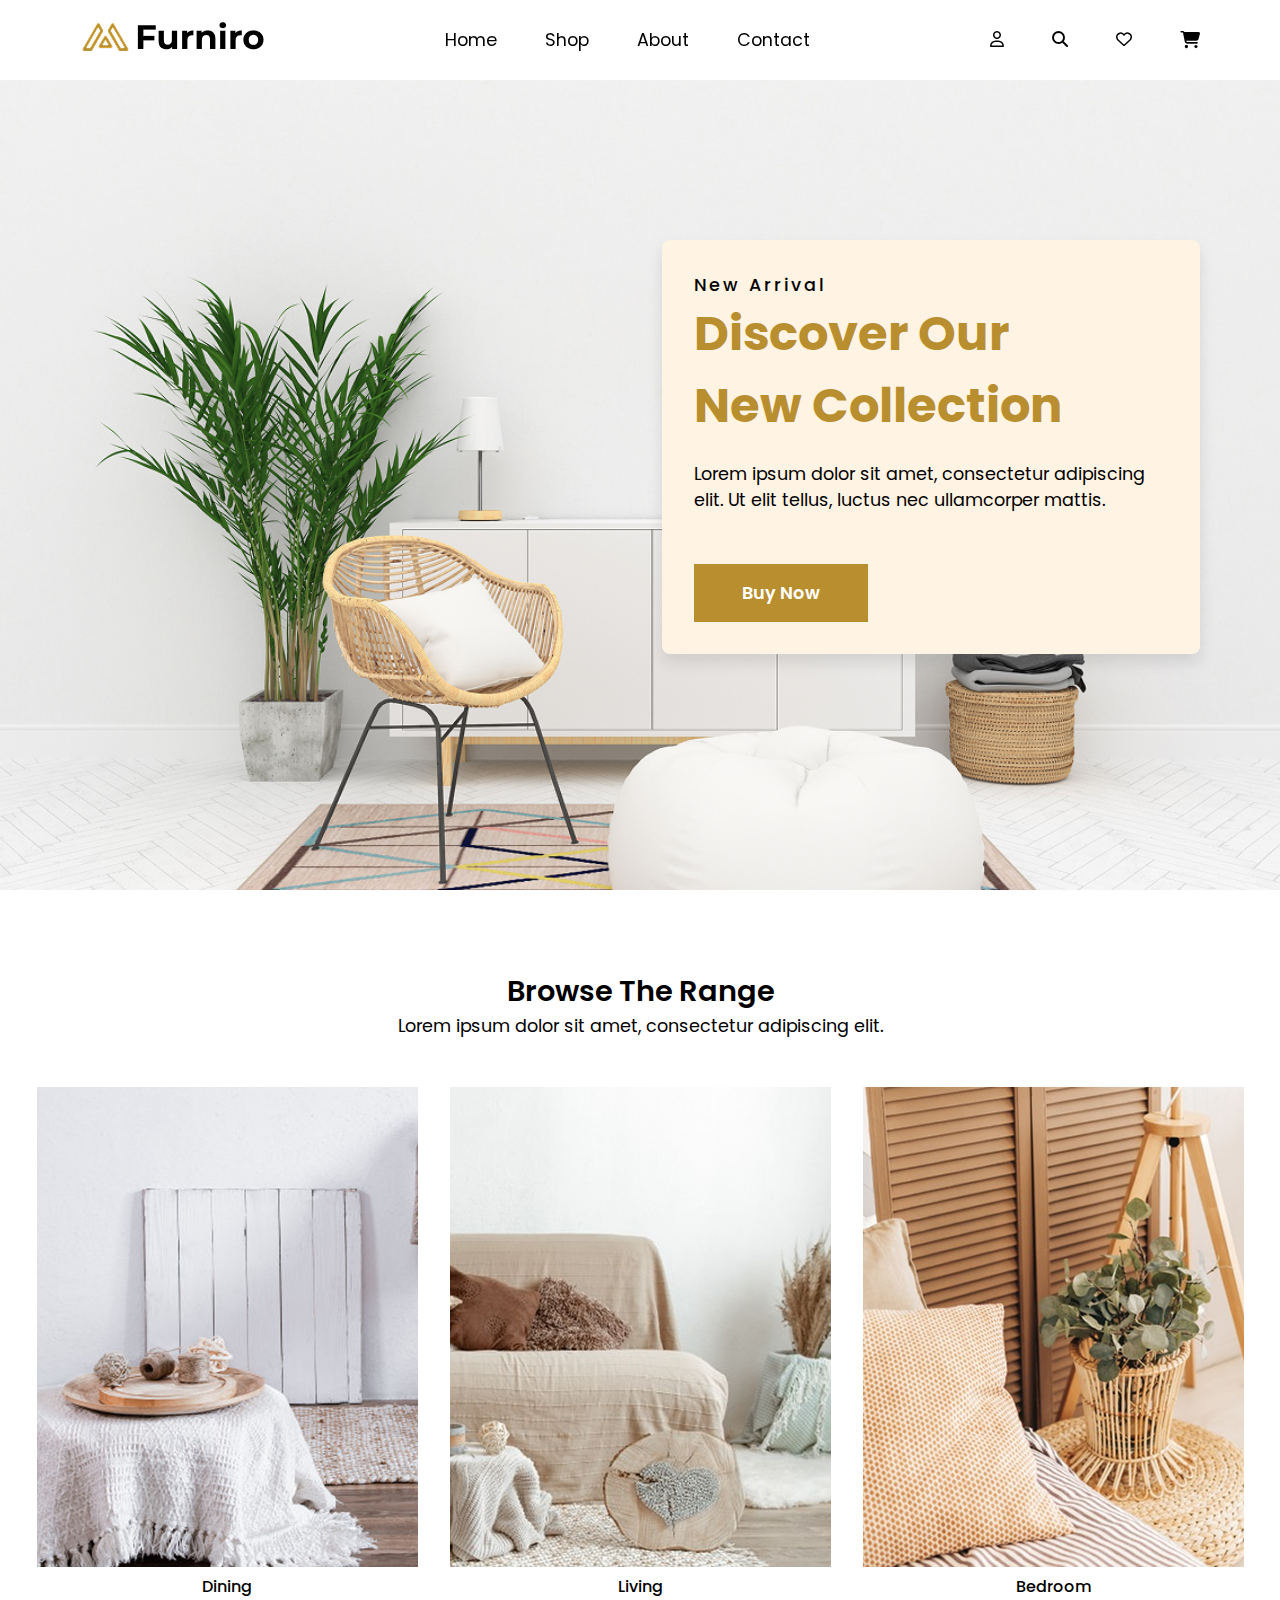
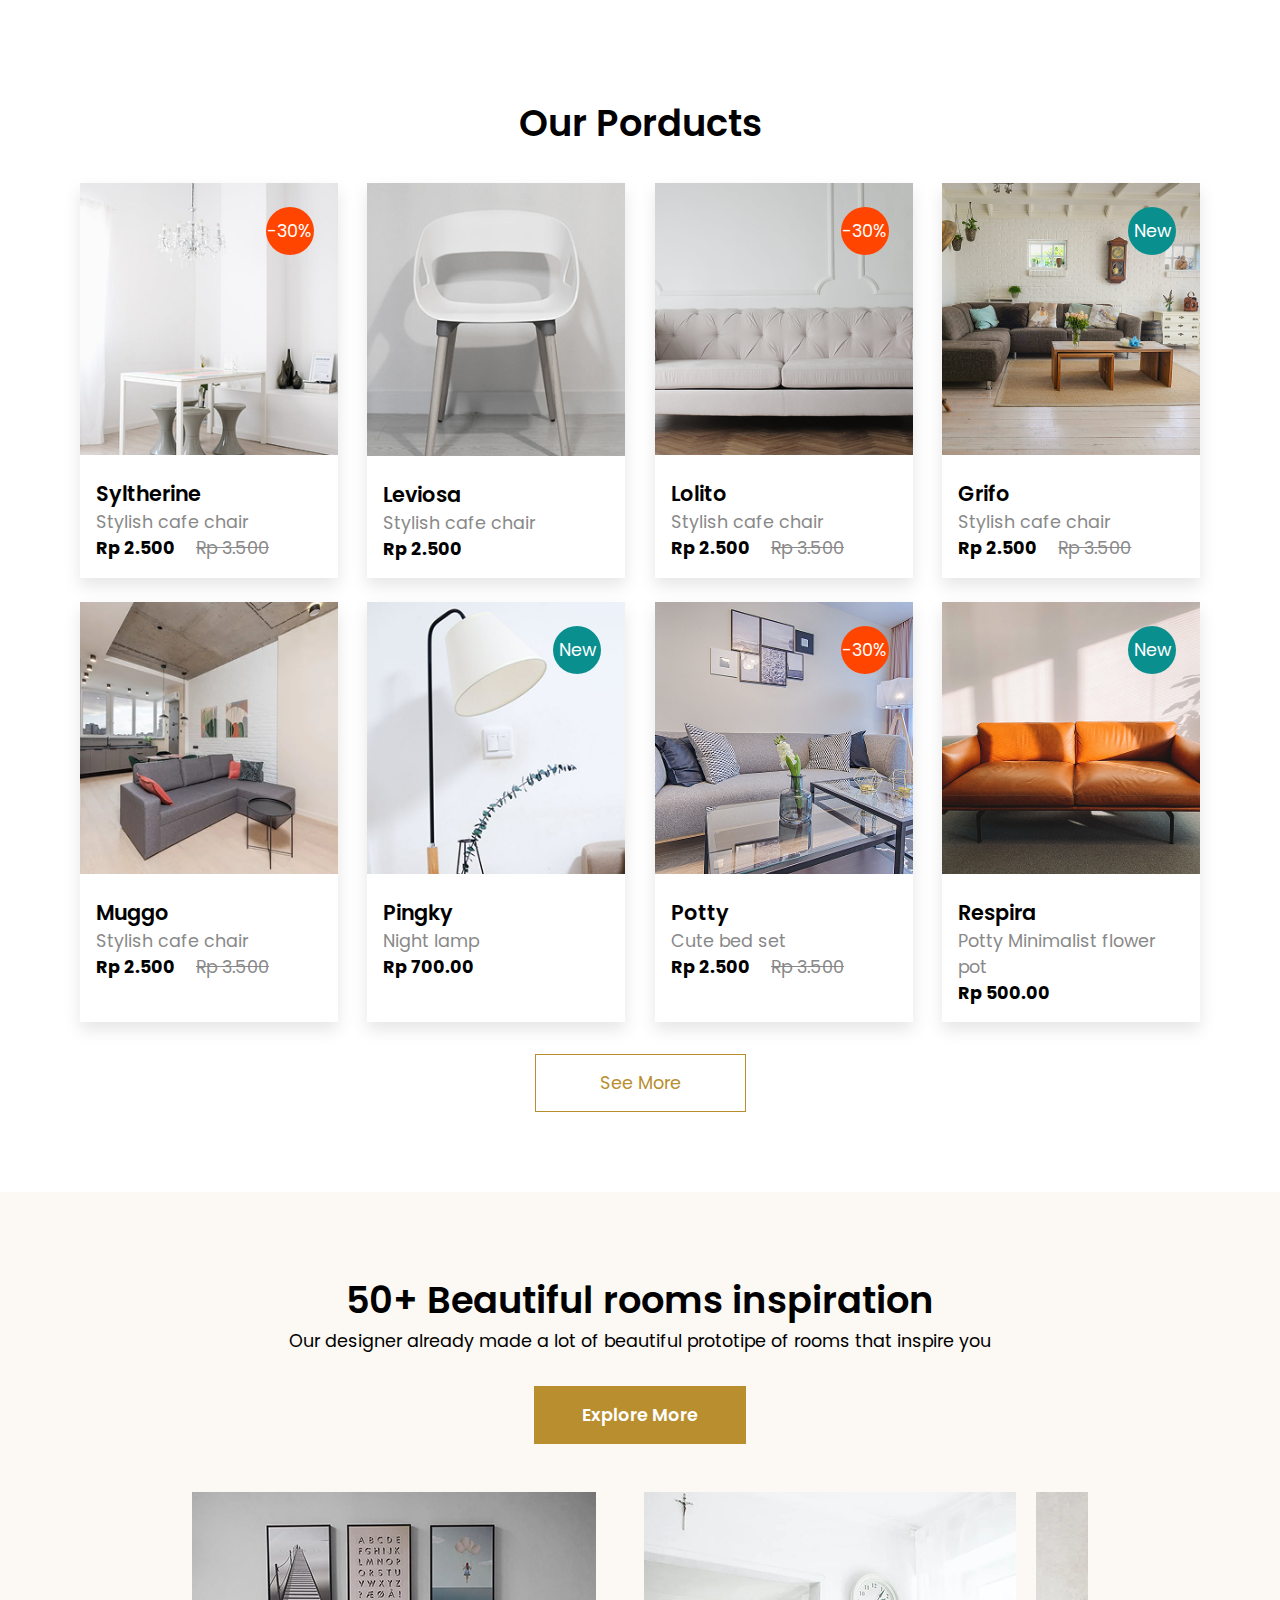
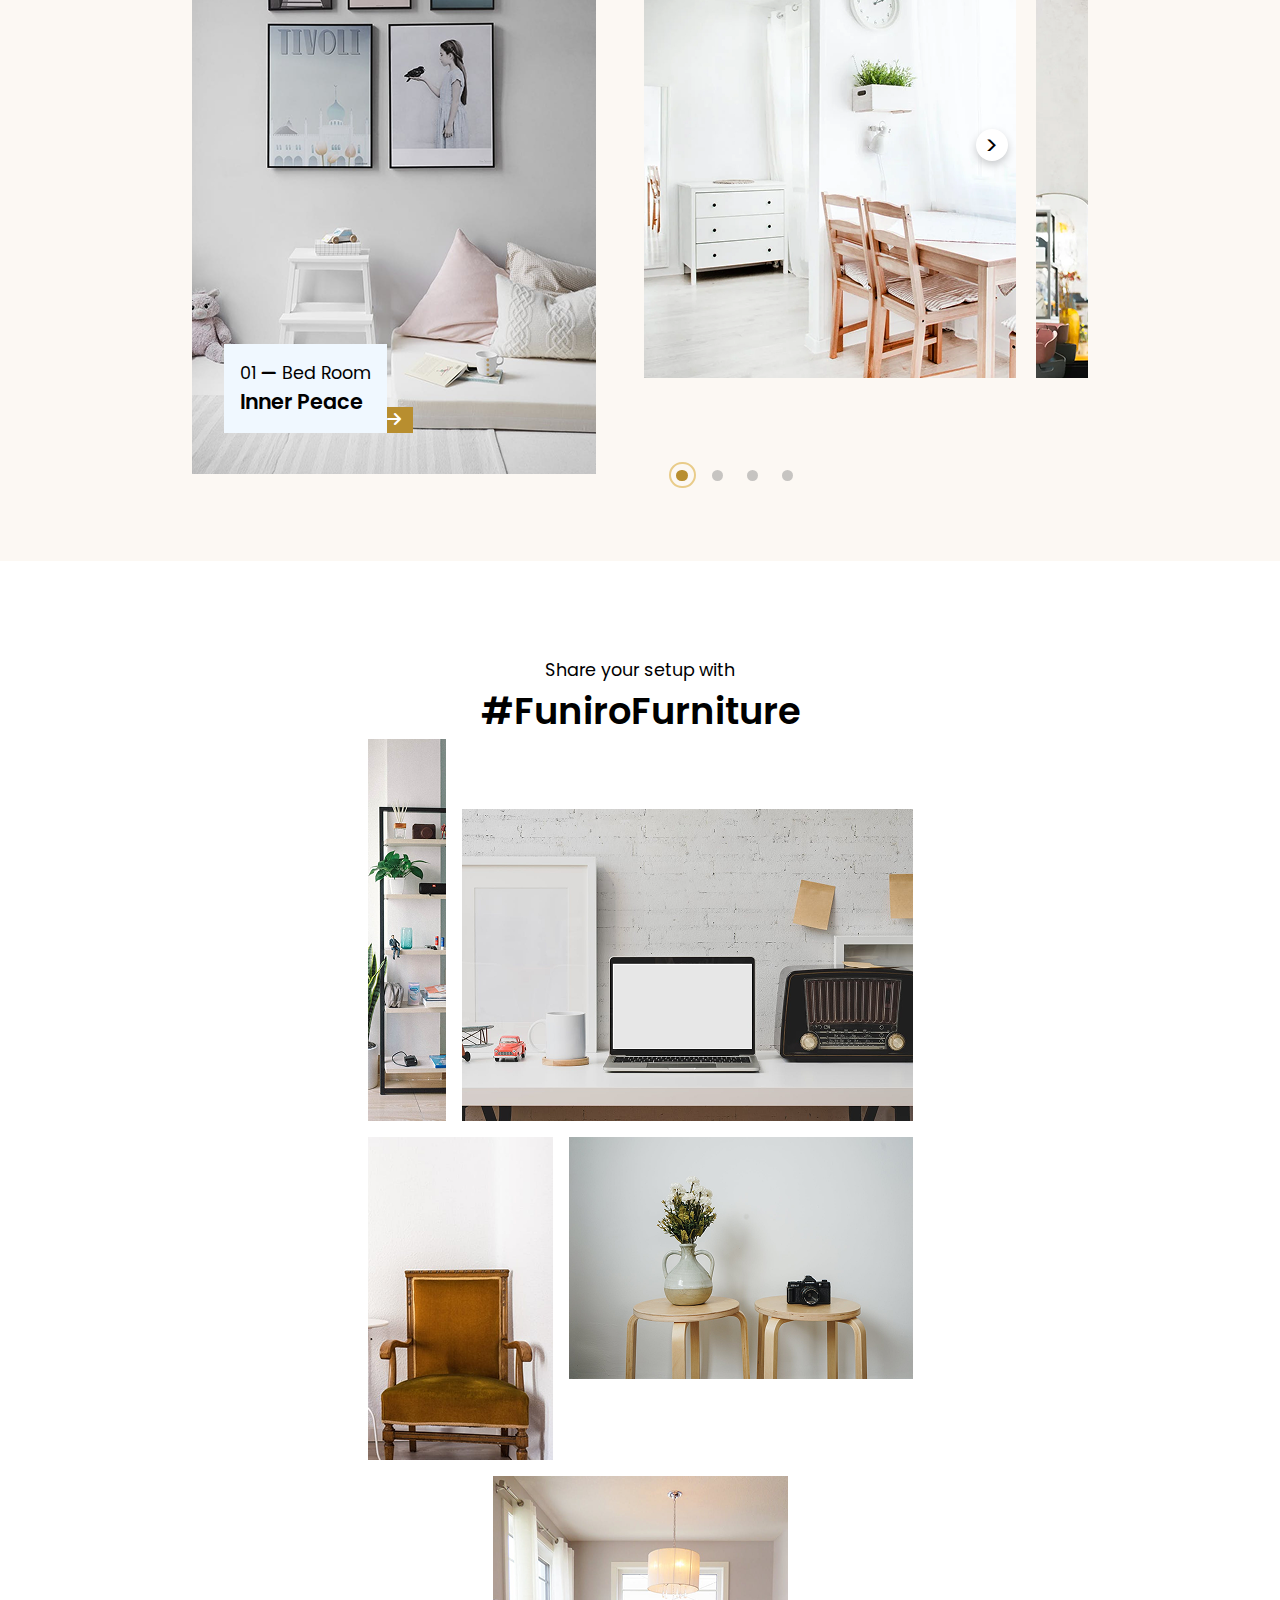
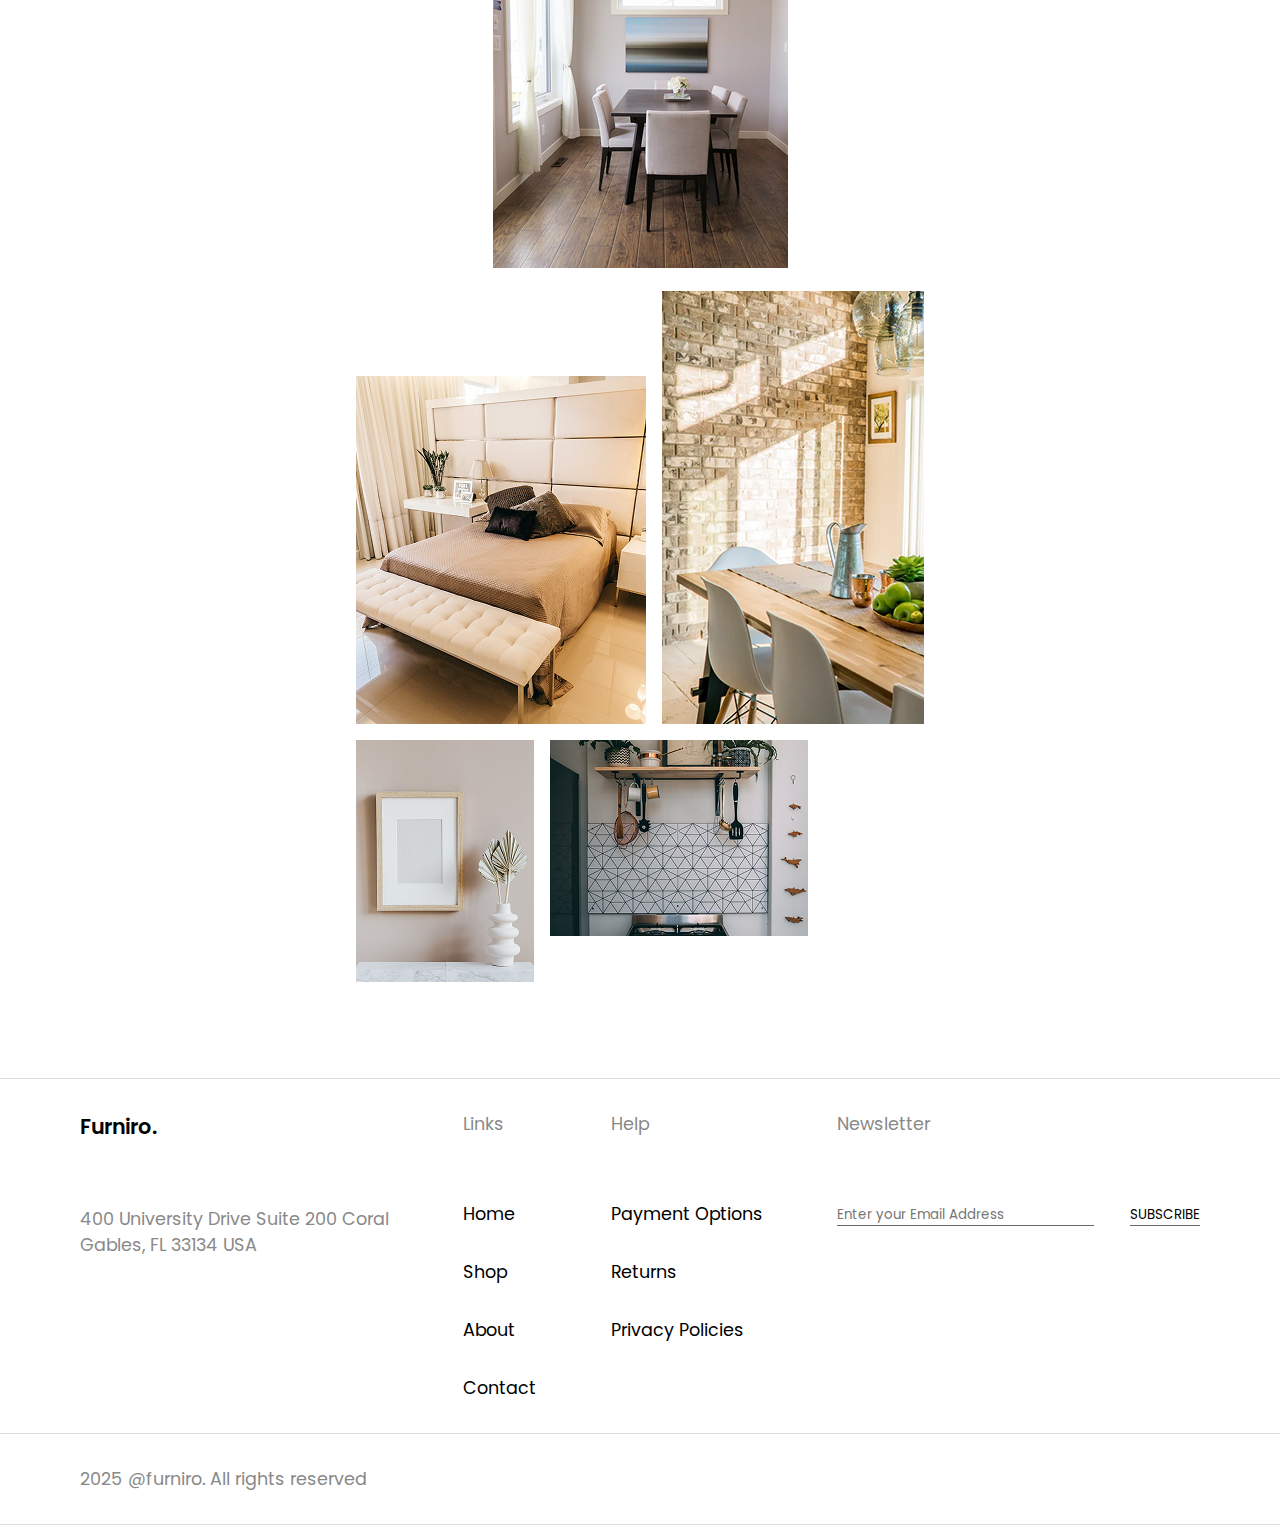
<file: Furniro/index.html>
<!DOCTYPE html>
<html lang="en">

<head>
    <meta charset="UTF-8">
    <meta name="author" content="Rashed Mahmud">
    <meta http-equiv="X-UA-Compatible" content="ie=edge">
    <meta name="viewport" content="width=device-width, initial-scale=1.0">
    <meta name="title" content="Furniro">
    <title>Furniro</title>
    <link rel="shortcut icon" href="img/Meubel-House_Logos-05.png" type="image/x-icon">

    <!-- custom css link -->
    <link rel="stylesheet" href="style.css">
    <link rel="stylesheet" href="responsive.css">

    <!-- fontasesome cdn link -->
    <link rel="stylesheet" href="https://cdnjs.cloudflare.com/ajax/libs/font-awesome/6.7.2/css/all.min.css"
        integrity="sha512-Evv84Mr4kqVGRNSgIGL/F/aIDqQb7xQ2vcrdIwxfjThSH8CSR7PBEakCr51Ck+w+/U6swU2Im1vVX0SVk9ABhg=="
        crossorigin="anonymous" referrerpolicy="no-referrer" />
</head>

<body>
    <!-- header -->
    <header>
        <div class="container">
            <div class="bar">
                <i class="fa-solid fa-bars"></i>
            </div>
            <div class="logo">
                <img src="img/logo.png" alt="Furniro logo">
            </div>
            <nav>
                <ul>
                    <li><a href="#">Home</a></li>
                    <li><a target="_blank" href="shop.html">Shop</a></li>
                    <li><a target="_blank" href="blog.html">About</a></li>
                    <li><a target="_blank" href="contact.html">Contact</a></li>
                </ul>
            </nav>
            <div class="icon">
                <ul>
                    <li><i class="fa-regular fa-user"></i></li>
                    <li><i class="fa-solid fa-magnifying-glass"></i></li>
                    <li><i class="fa-regular fa-heart"></i></li>
                    <li><a target="_blank" href="cart.html"><i class="fa-solid fa-cart-shopping"></i></a></li>
                </ul>
            </div>
            <div class="cart-icon">
                <a target="_blank" href="cart.html"><i class="fa-solid fa-cart-shopping"></i></a>
            </div>
        </div>
    </header>

    <!-- hero section -->
    <section class="hero-section">
        <div class="container">
            <div class="hero-text">
                <p class="new-arrival">New Arrival</p>
                <h1>Discover Our <br>New Collection</h1>
                <p class="hero-description">Lorem ipsum dolor sit amet, consectetur adipiscing elit. Ut elit tellus,
                    luctus nec ullamcorper
                    mattis.
                </p>
                <a class="primary-btn" href="#">Buy Now</a>
            </div>
        </div>
    </section>

    <!-- browze the range -->
    <section class="browze-the-range">
        <div class="container">
            <div class="browze-text">
                <h3>Browse The Range</h3>
                <p>Lorem ipsum dolor sit amet, consectetur adipiscing elit.</p>
            </div>

            <div class="browze-range-cards">
                <div class="browze-range-card">
                    <figure><img src="img/asset-1.png" alt="dining table">
                        <figcaption>Dining</figcaption>
                    </figure>
                </div>
                <div class="browze-range-card">
                    <figure><img src="img/asset-2.png" alt="living room">
                        <figcaption>Living</figcaption>
                    </figure>
                </div>
                <div class="browze-range-card">
                    <figure><img src="img/asset-3.png" alt="Bedroom">
                        <figcaption>Bedroom</figcaption>
                    </figure>
                </div>
            </div>
        </div>
    </section>

    <!-- product section -->
    <section class="product-section">
        <div class="container">
            <h2>Our Porducts</h2>
            <div class="products-cards">
                <div class="product-card">
                    <img src="img/asset-4.png" alt="Syltherine">
                    <div class="product-card-text">
                        <h4>Syltherine</h4>
                        <p class="gray-color">Stylish cafe chair</p>
                        <p><span class="prize">Rp 2.500</span> <del>Rp 3.500</del></p>
                    </div>
                    <p class="discount">-30%</p>
                    <div class="hover-content">
                        <a target="_blank" href="cart.html">Add to cart</a> <br>
                        <div class="flex">
                            <span><i class="fa-solid fa-share-nodes"></i> Share</span>
                            <span><i class="fa-solid fa-code-compare"></i> Compare</span>
                            <span><i class="fa-regular fa-heart"></i> Like</span>
                        </div>
                        <div class="see-details">
                            <a href="signle-product.html"><i class="fa-solid fa-circle-info"></i> See Details</a>
                        </div>
                    </div>
                </div>
                <div class="product-card">
                    <img src="img/asset-5.png" alt="Leviosa">
                    <div class="product-card-text">
                        <h4>Leviosa</h4>
                        <p class="gray-color">Stylish cafe chair</p>
                        <p><span class="prize">Rp 2.500</span></p>
                    </div>
                    <!-- <p class="discount">-30%</p> -->
                    <div class="hover-content">
                        <a target="_blank" href="cart.html">Add to cart</a> <br>
                        <div class="flex">
                            <span><i class="fa-solid fa-share-nodes"></i> Share</span>
                            <span><i class="fa-solid fa-code-compare"></i> Compare</span>
                            <span><i class="fa-regular fa-heart"></i> Like</span>
                        </div>
                        <div class="see-details">
                            <a href="signle-product.html"><i class="fa-solid fa-circle-info"></i> See Details</a>
                        </div>
                    </div>
                </div>
                <div class="product-card">
                    <img src="img/asset-6.png" alt="Lolito">
                    <div class="product-card-text">
                        <h4>Lolito</h4>
                        <p class="gray-color">Stylish cafe chair</p>
                        <p><span class="prize">Rp 2.500</span> <del>Rp 3.500</del></p>
                    </div>
                    <p class="discount">-30%</p>
                    <div class="hover-content">
                        <a target="_blank" href="cart.html">Add to cart</a> <br>
                        <div class="flex">
                            <span><i class="fa-solid fa-share-nodes"></i> Share</span>
                            <span><i class="fa-solid fa-code-compare"></i> Compare</span>
                            <span><i class="fa-regular fa-heart"></i> Like</span>
                        </div>
                        <div class="see-details">
                            <a href="signle-product.html"><i class="fa-solid fa-circle-info"></i> See Details</a>
                        </div>
                    </div>
                </div>
                <div class="product-card">
                    <img src="img/asset-7.png" alt="Grifo">
                    <div class="product-card-text">
                        <h4>Grifo</h4>
                        <p class="gray-color">Stylish cafe chair</p>
                        <p><span class="prize">Rp 2.500</span> <del>Rp 3.500</del></p>
                    </div>
                    <p class="discount" style="background-color: rgb(10, 143, 143);">New</p>
                    <div class="hover-content">
                        <a target="_blank" href="cart.html">Add to cart</a> <br>
                        <div class="flex">
                            <span><i class="fa-solid fa-share-nodes"></i> Share</span>
                            <span><i class="fa-solid fa-code-compare"></i> Compare</span>
                            <span><i class="fa-regular fa-heart"></i> Like</span>
                        </div>
                        <div class="see-details">
                            <a href="signle-product.html"><i class="fa-solid fa-circle-info"></i> See Details</a>
                        </div>
                    </div>
                </div>
                <div class="product-card">
                    <img src="img/asset-8.png" alt="Muggo">
                    <div class="product-card-text">
                        <h4>Muggo</h4>
                        <p class="gray-color">Stylish cafe chair</p>
                        <p><span class="prize">Rp 2.500</span> <del>Rp 3.500</del></p>
                    </div>
                    <!-- <p class="discount">-30%</p> -->
                    <div class="hover-content">
                        <a target="_blank" href="cart.html">Add to cart</a> <br>
                        <div class="flex">
                            <span><i class="fa-solid fa-share-nodes"></i> Share</span>
                            <span><i class="fa-solid fa-code-compare"></i> Compare</span>
                            <span><i class="fa-regular fa-heart"></i> Like</span>
                        </div>
                        <div class="see-details">
                            <a href="signle-product.html"><i class="fa-solid fa-circle-info"></i> See Details</a>
                        </div>
                    </div>
                </div>
                <div class="product-card">
                    <img src="img/asset-11.png" alt="Pingky">
                    <div class="product-card-text">
                        <h4>Pingky</h4>
                        <p class="gray-color">Night lamp</p>
                        <p><span class="prize">Rp 700.00</span></p>
                    </div>
                    <p class="discount" style="background-color: rgb(10, 143, 143);">New</p>
                    <div class="hover-content">
                        <a target="_blank" href="cart.html">Add to cart</a> <br>
                        <div class="flex">
                            <span><i class="fa-solid fa-share-nodes"></i> Share</span>
                            <span><i class="fa-solid fa-code-compare"></i> Compare</span>
                            <span><i class="fa-regular fa-heart"></i> Like</span>
                        </div>
                        <div class="see-details">
                            <a href="signle-product.html"><i class="fa-solid fa-circle-info"></i> See Details</a>
                        </div>
                    </div>
                </div>
                <div class="product-card">
                    <img src="img/asset-9.png" alt="Potty">
                    <div class="product-card-text">
                        <h4>Potty</h4>
                        <p class="gray-color">Cute bed set</p>
                        <p><span class="prize">Rp 2.500</span> <del>Rp 3.500</del></p>
                    </div>
                    <p class="discount">-30%</p>
                    <div class="hover-content">
                        <a target="_blank" href="cart.html">Add to cart</a> <br>
                        <div class="flex">
                            <span><i class="fa-solid fa-share-nodes"></i> Share</span>
                            <span><i class="fa-solid fa-code-compare"></i> Compare</span>
                            <span><i class="fa-regular fa-heart"></i> Like</span>
                        </div>
                        <div class="see-details">
                            <a href="signle-product.html"><i class="fa-solid fa-circle-info"></i> See Details</a>
                        </div>
                    </div>
                </div>
                <div class="product-card">
                    <img src="img/asset-10.png" alt="Respira">
                    <div class="product-card-text">
                        <h4>Respira</h4>
                        <p class="gray-color">Potty
                            Minimalist flower pot</p>
                        <p><span class="prize">Rp 500.00</span></p>
                    </div>
                    <p class="discount" style="background-color: rgb(10, 143, 143);">New</p>
                    <div class="hover-content">
                        <a target="_blank" href="cart.html">Add to cart</a> <br>
                        <div class="flex">
                            <span><i class="fa-solid fa-share-nodes"></i> Share</span>
                            <span><i class="fa-solid fa-code-compare"></i> Compare</span>
                            <span><i class="fa-regular fa-heart"></i> Like</span>
                        </div>
                        <div class="see-details">
                            <a href="signle-product.html"><i class="fa-solid fa-circle-info"></i> See Details</a>
                        </div>
                    </div>
                </div>
            </div>
            <div class="see-more">
                <a target="_blank" href="shop.html#product">See More</a>
            </div>
        </div>
    </section>


    <!-- cta section -->
    <section class="cta-section">
        <div class="container">
            <div class="cta-text">
                <h2>50+ Beautiful rooms
                    inspiration</h2>
                <p>Our designer already made a lot of beautiful prototipe of rooms that inspire you</p>
                <a class="primary-btn" href="#">Explore More</a>
            </div>
            <div class="cta-image">
                <div class="image-1">
                    <img src="img/Rectangle-24.png" alt="bedroom innerside">
                    <div class="image-details">
                        <div class="text">
                            <p>01 <i class="fa-solid fa-minus"></i> Bed Room</p>
                            <h4>Inner Peace</h4>
                        </div>
                        <div class="right-arrow">
                            <i class="fa-solid fa-arrow-right"></i>
                        </div>
                    </div>
                </div>
                <div class="images">
                    <div class="gap1rem">
                        <img src="img/Rectangle-25.png" alt="bedroom innerside">
                        <img src="img/Rectangle-26.png" alt="bedroom innerside">
                    </div>
                    <div class="circle">
                        <div class="dot dot1"></div>
                        <div class="dot gray-color"></div>
                        <div class="dot gray-color"></div>
                        <div class="dot gray-color"></div>
                    </div>
                    <span>></span>
                </div>
            </div>
        </div>
    </section>


    <!-- gallery section -->
    <section class="gallery-section">
        <div class="container">
            <p>Share your setup with</p>
            <h2>#FuniroFurniture</h2>
            <div class="gallery">
                <div class="gallery-left">
                    <div class="gallery-left-top">
                        <img class="img1" src="img/Rectangle-36.png" alt="">
                        <img class="img2" src="img/Rectangle-38.png" alt="">
                    </div>
                    <div class="gallery-left-bottom">
                        <img class="img3" src="img/Rectangle-37.png" alt="">
                        <img class="img4" src="img/Rectangle-39.png" alt="">
                    </div>
                </div>
                <div class="gallery-center">
                    <img src="img/Rectangle-40.png" alt="">
                </div>
                <div class="gallery-right">
                    <div class="gallery-right-top">
                        <img src="img/Rectangle-43.png" alt="">
                        <img src="img/Rectangle-45.png" alt="">
                    </div>
                    <div class="gallery-right-bottom">
                        <img src="img/Rectangle-41.png" alt="">
                        <img src="img/Rectangle-44.png" alt="">
                    </div>
                </div>
            </div>
        </div>
    </section>

    <!-- footer section -->
    <footer style="border-top: 1px solid #ddd;">
        <div class="container">
            <div class="address">
                <h4>Furniro.</h4>
                <p>400 University Drive Suite 200 Coral <br> Gables, FL 33134 USA</p>
            </div>
            <div class="footer-links">
                <p>Links</p>
                <ul>
                    <li><a href="#">Home</a></li>
                    <li><a target="_blank" href="shop.html">Shop</a></li>
                    <li><a target="_blank" href="blog.html">About</a></li>
                    <li><a target="_blank" href="contact.html">Contact</a></li>
                </ul>
            </div>
            <div class="help">
                <p>Help</p>
                <ul>
                    <li><a href="#">Payment Options</a></li>
                    <li><a href="#">Returns</a></li>
                    <li><a href="#">Privacy Policies</a></li>
                </ul>
            </div>
            <div class="newsletter">
                <p>Newsletter</p>
                <form>
                    <input type="email" placeholder="Enter your Email Address">
                    <button>SUBSCRIBE</button>
                </form>
            </div>
        </div>
        <div class="sub-footer container">
            <p>2025 @furniro. All rights reserved</p>
        </div>
    </footer>


</body>

</html>
</file>
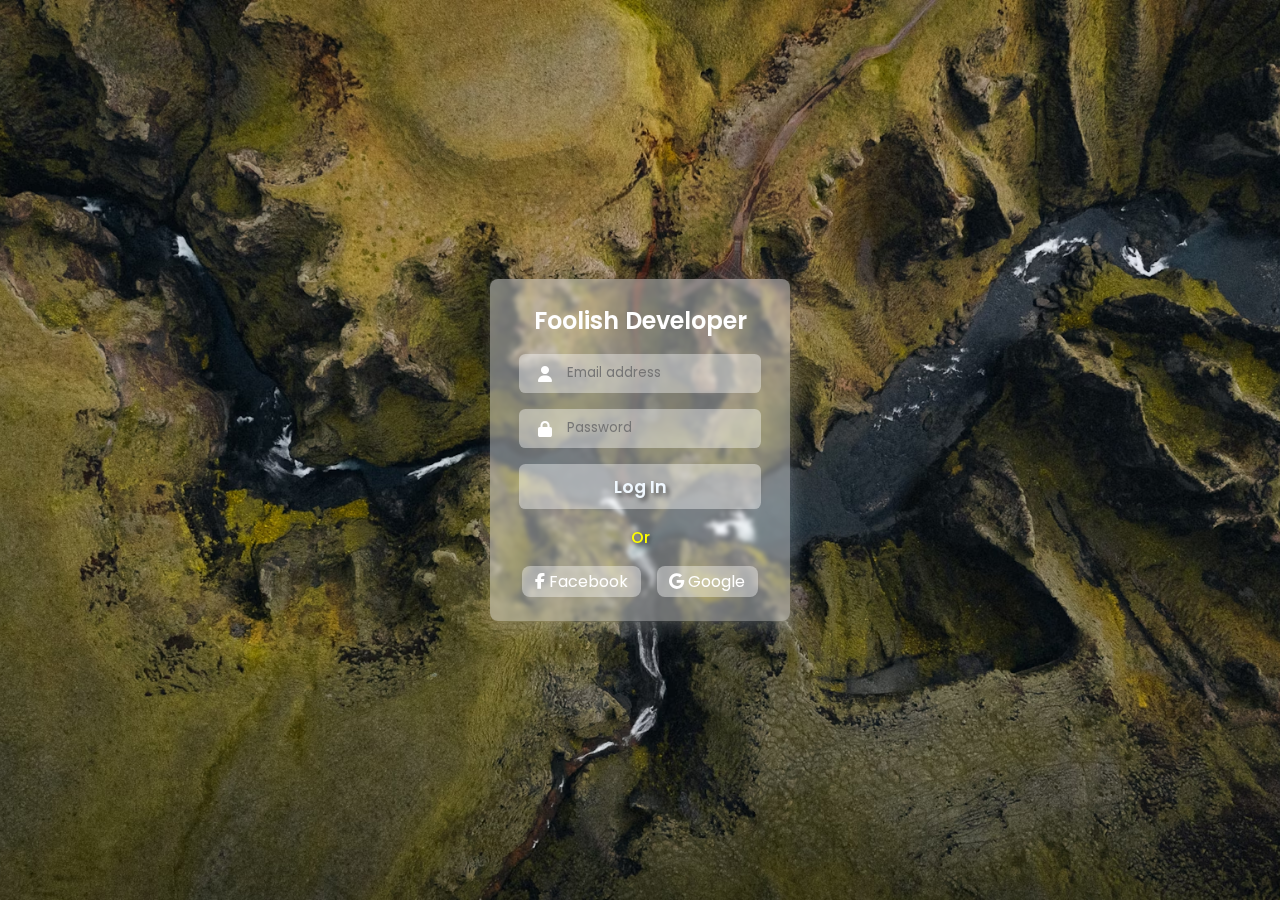
<file: glassomorphic-login-form/index.html>
<!DOCTYPE html>
<html lang="en">

<head>
    <meta charset="UTF-8">
    <meta http-equiv="X-UA-Compatible" content="ie=edge">
    <meta name="viewport" content="width=device-width, initial-scale=1.0">
    <title>Glasso Morphic Login Form</title>

    <!-- link -->
    <link rel="stylesheet" href="style.css">

    <!-- fonawosome cdn link -->
    <link rel="stylesheet" href="https://cdnjs.cloudflare.com/ajax/libs/font-awesome/6.7.2/css/all.min.css"
        integrity="sha512-Evv84Mr4kqVGRNSgIGL/F/aIDqQb7xQ2vcrdIwxfjThSH8CSR7PBEakCr51Ck+w+/U6swU2Im1vVX0SVk9ABhg=="
        crossorigin="anonymous" referrerpolicy="no-referrer" />
</head>

<body>
    <section class="login">
        <form>
            <h2>Foolish Developer</h2>
            <div class="input">
                <i class="fa-solid fa-user"></i>
                <input type="email" name="email" id="email" placeholder="Email address">
            </div>
            <div class="input">
                <i class="fa-solid fa-lock"></i>
                <input type="password" name="password" id="password" placeholder="Password">
            </div>
            <div>
                <button>Log In</button>
            </div>

            <p class="or">Or</p>
            <div class="create-account">
                <a href="#"><i class="fa-brands fa-facebook-f"></i> Facebook</a>
                <a href="#"><i class="fa-brands fa-google"></i> Google</a>
            </div>
        </form>
    </section>
</body>

</html>
</file>
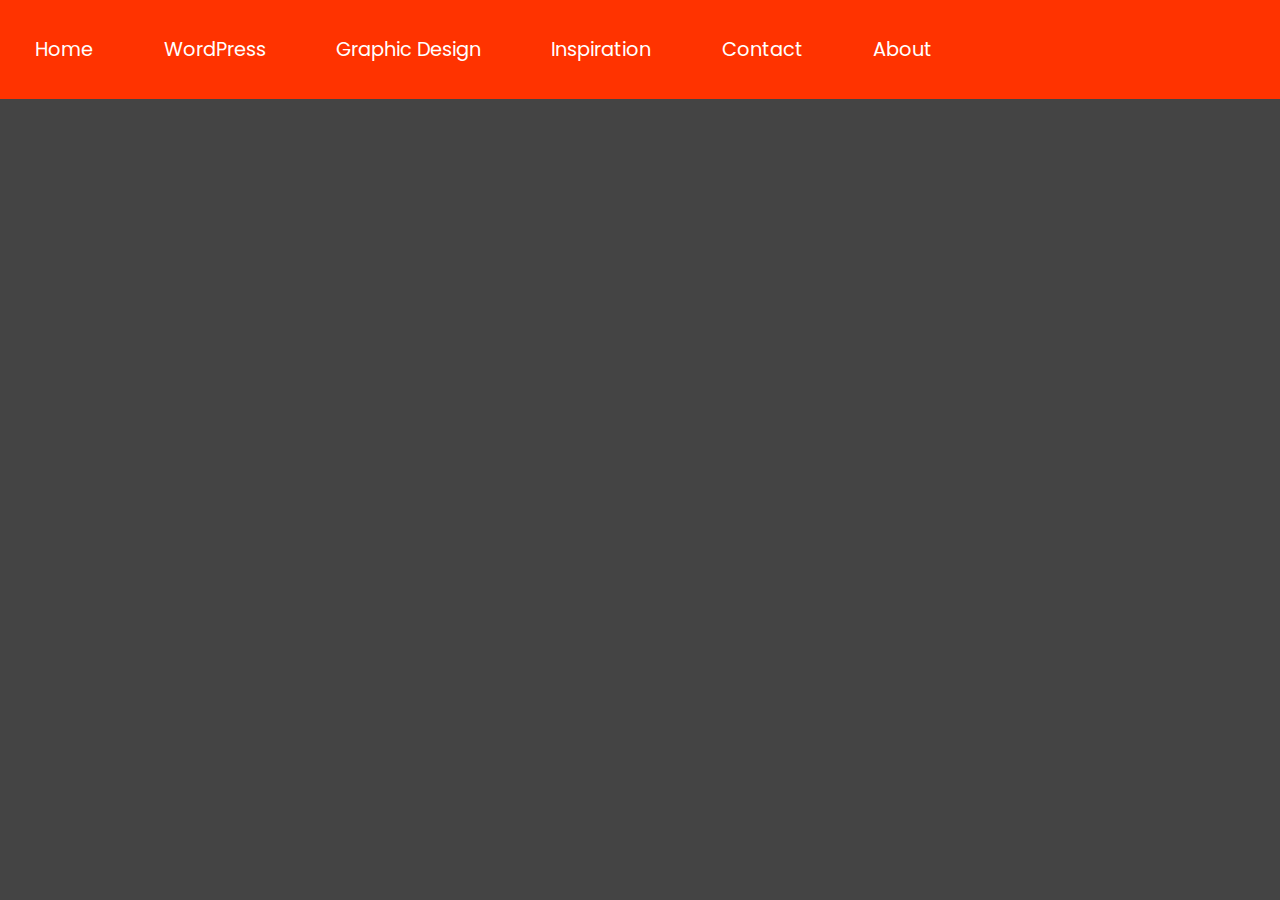
<file: nav-section/index.html>
<!DOCTYPE html>
<html lang="en">

<head>
    <meta charset="UTF-8">
    <meta http-equiv="X-UA-Compatible" content="ie=edge">
    <meta name="viewport" content="width=device-width, initial-scale=1.0">
    <title>nav section</title>

    <link rel="stylesheet" href="style.css">
</head>

<body>
    <header>
        <nav>
            <ul class="menu">
                <li>Home</li>
                <li>WordPress
                    <ul class="submenu">
                        <li>Themes</li>
                        <li>Plugins</li>
                        <li>Tutorials
                            <ul class="semisubmenu">
                                <li>Stuff</li>
                                <li>Things</li>
                                <li>Other Stuff</li>
                            </ul>
                        </li>
                    </ul>
                </li>
                <li>Graphic Design</li>
                <li>Inspiration</li>
                <li>Contact</li>
                <li>About</li>
            </ul>
        </nav>
    </header>
</body>

</html>
</file>
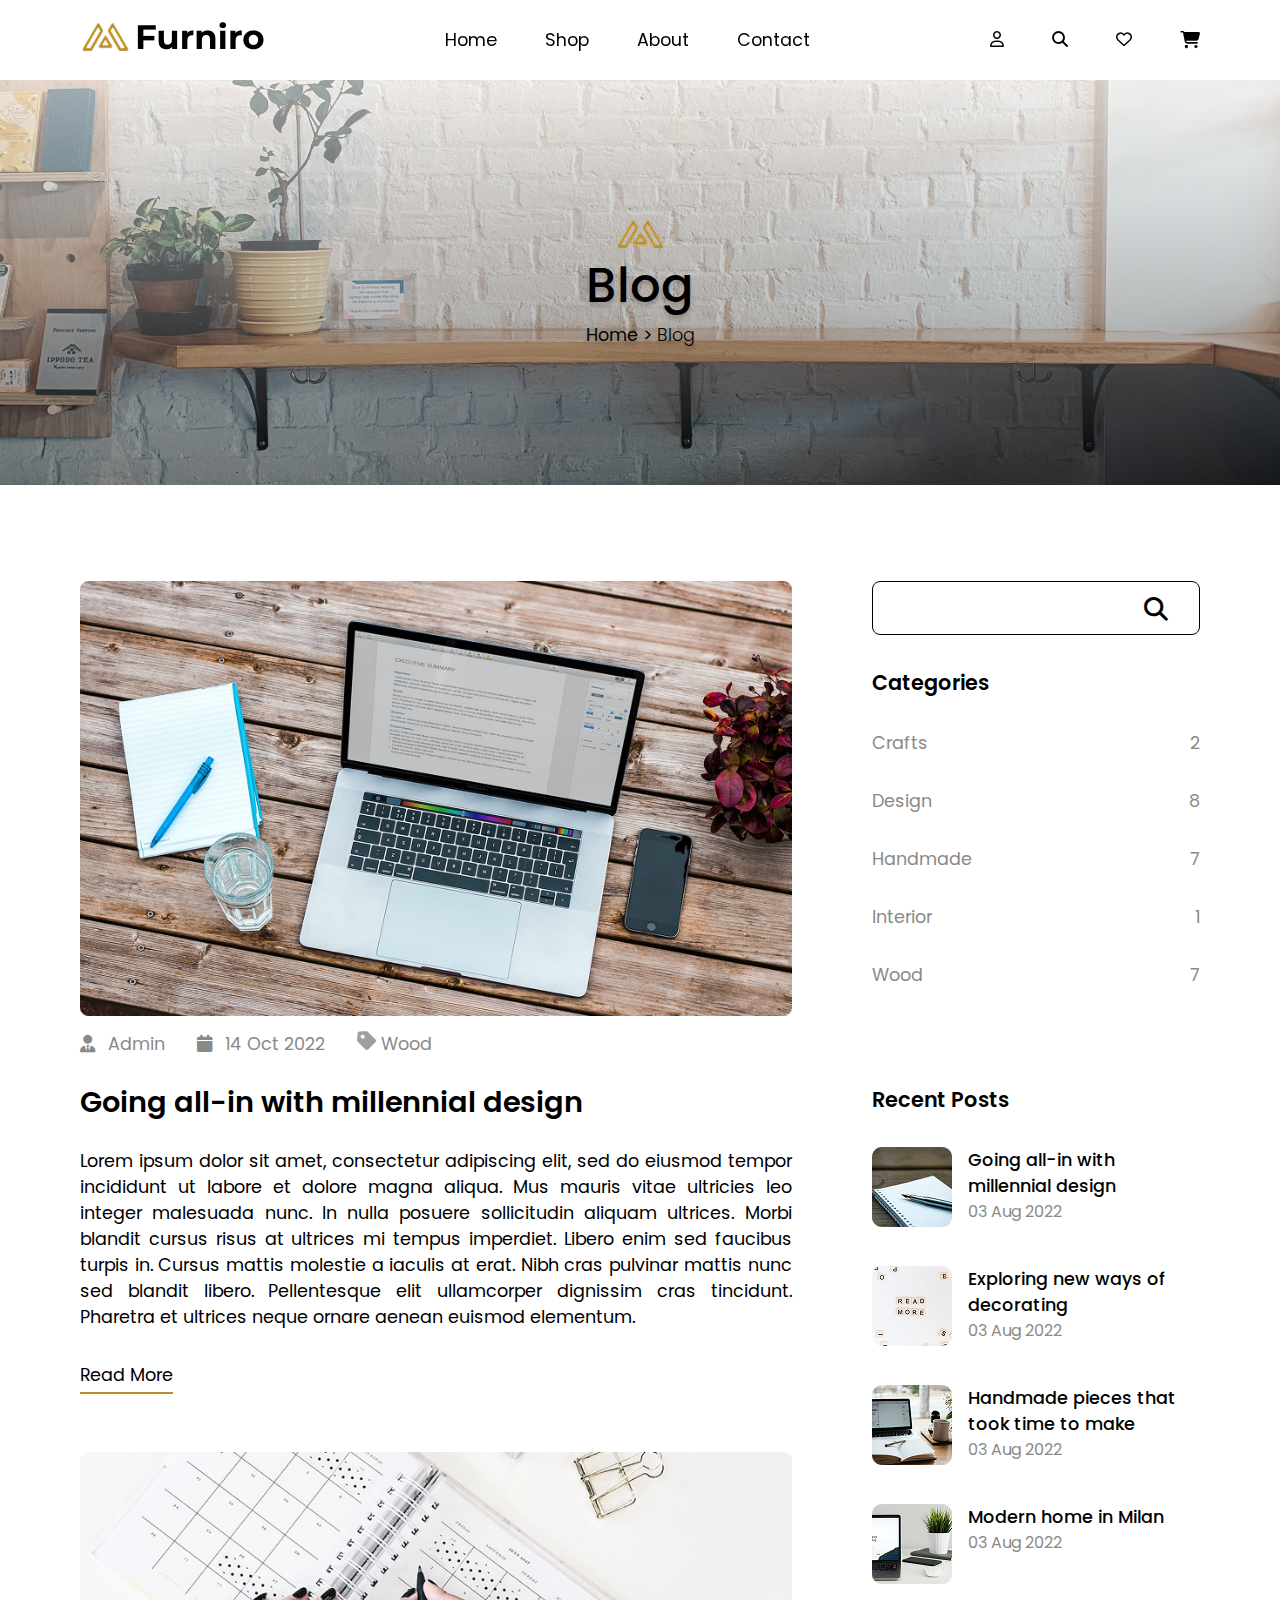
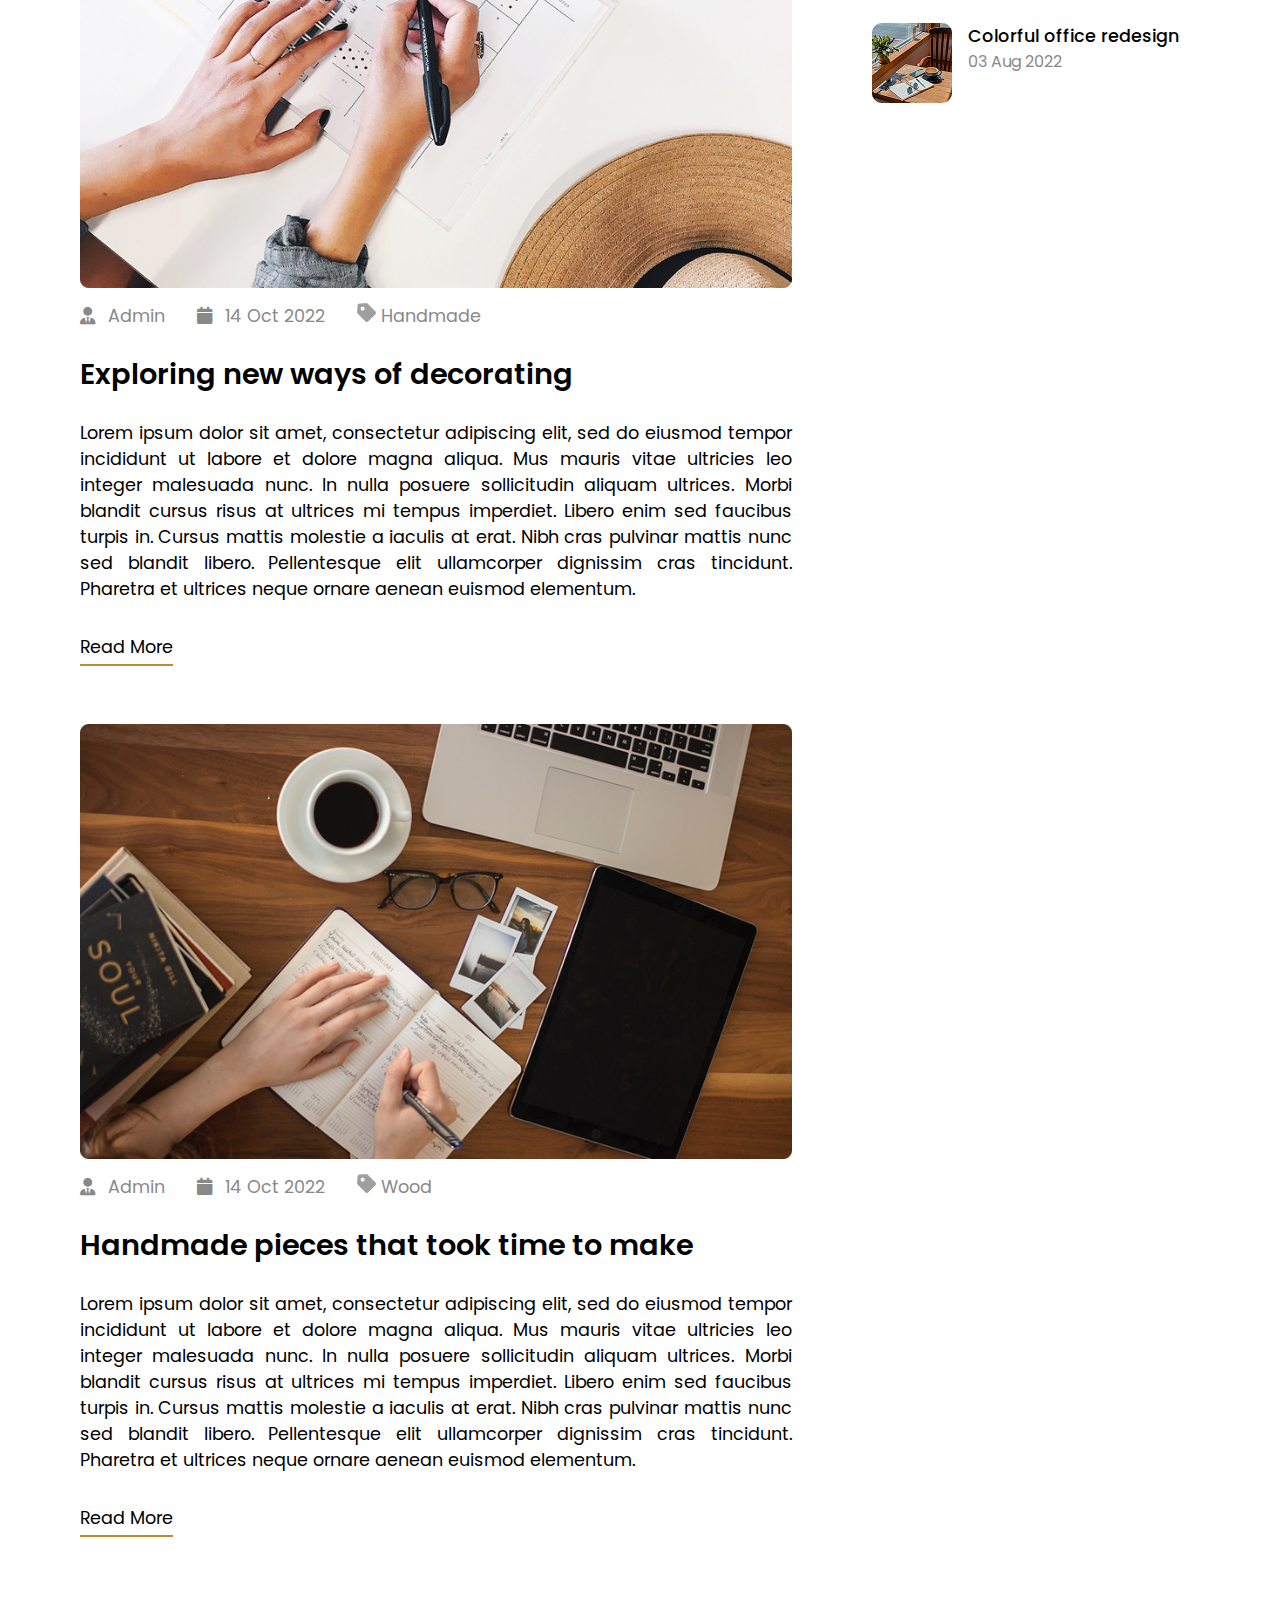
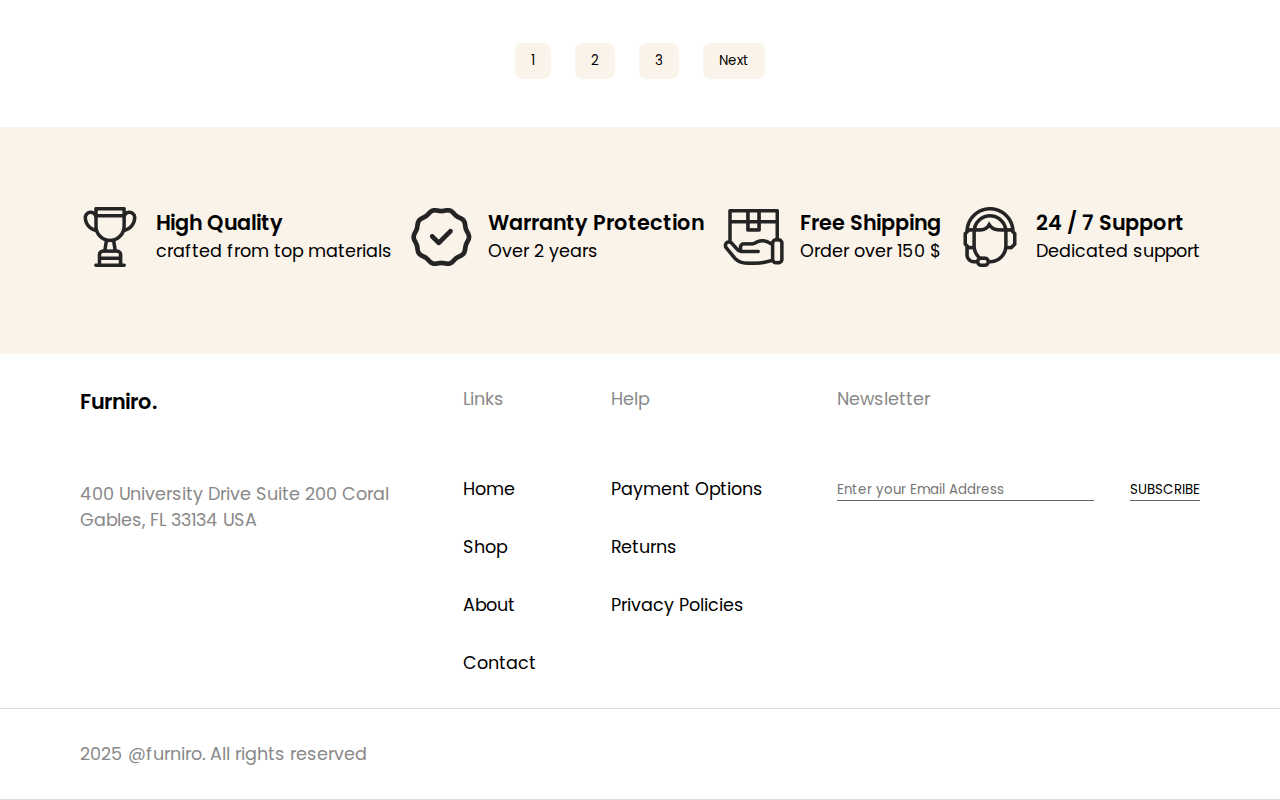
<file: Furniro/blog.html>
<!DOCTYPE html>
<html lang="en">

<head>
    <meta charset="UTF-8">
    <meta name="author" content="Rashed Mahmud">
    <meta http-equiv="X-UA-Compatible" content="ie=edge">
    <meta name="viewport" content="width=device-width, initial-scale=1.0">
    <meta name="title" content="Furniro-blog">
    <title>Furniro-blog</title>
    <link rel="shortcut icon" href="img/Meubel-House_Logos-05.png" type="image/x-icon">

    <!-- custom css link -->
    <link rel="stylesheet" href="style.css">
    <link rel="stylesheet" href="responsive.css">

    <!-- fontasesome cdn link -->
    <link rel="stylesheet" href="https://cdnjs.cloudflare.com/ajax/libs/font-awesome/6.7.2/css/all.min.css"
        integrity="sha512-Evv84Mr4kqVGRNSgIGL/F/aIDqQb7xQ2vcrdIwxfjThSH8CSR7PBEakCr51Ck+w+/U6swU2Im1vVX0SVk9ABhg=="
        crossorigin="anonymous" referrerpolicy="no-referrer" />
</head>

<body>
    <!-- header -->
    <header>
        <div class="container">
            <div class="cart-icon">
                <i class="fa-solid fa-bars"></i>
            </div>
            <div class="logo">
                <img src="img/logo.png" alt="Furniro logo">
            </div>
            <nav>
                <ul>
                    <li><a target="_blank" href="index.html">Home</a></li>
                    <li><a target="_blank" href="shop.html">Shop</a></li>
                    <li><a target="_blank" href="blog.html">About</a></li>
                    <li><a target="_blank" href="contact.html">Contact</a></li>
                </ul>
            </nav>
            <div class="icon">
                <ul>
                    <li><i class="fa-regular fa-user"></i></li>
                    <li><i class="fa-solid fa-magnifying-glass"></i></li>
                    <li><i class="fa-regular fa-heart"></i></li>
                    <li><a target="_blank" href="cart.html"><i class="fa-solid fa-cart-shopping"></i></a></li>
                </ul>
            </div>
            <div class="cart-icon">
                <a target="_blank" href="cart.html"><i class="fa-solid fa-cart-shopping"></i></a>
            </div>
        </div>
    </header>

    <!-- banner section -->
    <section class="banner-section">
        <div class="container">
            <div class="banner-text">
                <img src="img/Meubel-House_Logos-05.png" alt="">
                <h1>Blog</h1>
                <p>Home > <span>Blog</span></p>
            </div>
        </div>
    </section>


    <!-- blog section -->
    <main class="blog-section">
        <div class="container">
            <article class="contents">
                <div class="content">
                    <img class="large" src="img/blog-1.png" alt="blog image">
                    <div class="blog-date">
                        <p><i class="fa-solid fa-user-tie"></i> Admin</p>
                        <p><i class="fa-solid fa-calendar"></i> 14 Oct 2022</p>
                        <p><img src="img/Vector.png" alt="icon-image"> Wood</p>
                    </div>
                    <div class="blog-text">
                        <h3>Going all-in with millennial design</h3>
                        <p>Lorem ipsum dolor sit amet, consectetur adipiscing elit, sed do eiusmod tempor incididunt
                            ut
                            labore et dolore magna aliqua. Mus mauris vitae ultricies leo integer malesuada nunc. In
                            nulla
                            posuere sollicitudin aliquam ultrices. Morbi blandit cursus risus at ultrices mi tempus
                            imperdiet. Libero enim sed faucibus turpis in. Cursus mattis molestie a iaculis at erat.
                            Nibh
                            cras pulvinar mattis nunc sed blandit libero. Pellentesque elit ullamcorper dignissim
                            cras
                            tincidunt. Pharetra et ultrices neque ornare aenean euismod elementum.</p>
                        <a href="#">Read More</a>
                    </div>
                </div>

                <div class="content">
                    <img class="large" src="img/blog-2.png" alt="blog image">
                    <div class="blog-date">
                        <p><i class="fa-solid fa-user-tie"></i> Admin</p>
                        <p><i class="fa-solid fa-calendar"></i> 14 Oct 2022</p>
                        <p><img src="img/Vector.png" alt="icon-image"> Handmade</p>
                    </div>
                    <div class="blog-text">
                        <h3>Exploring new ways of decorating</h3>
                        <p>Lorem ipsum dolor sit amet, consectetur adipiscing elit, sed do eiusmod tempor incididunt
                            ut
                            labore et dolore magna aliqua. Mus mauris vitae ultricies leo integer malesuada nunc. In
                            nulla
                            posuere sollicitudin aliquam ultrices. Morbi blandit cursus risus at ultrices mi tempus
                            imperdiet. Libero enim sed faucibus turpis in. Cursus mattis molestie a iaculis at erat.
                            Nibh
                            cras pulvinar mattis nunc sed blandit libero. Pellentesque elit ullamcorper dignissim
                            cras
                            tincidunt. Pharetra et ultrices neque ornare aenean euismod elementum.</p>
                        <a href="#">Read More</a>
                    </div>
                </div>

                <div class="content">
                    <img class="large" src="img/blog-3.png" alt="blog image">
                    <div class="blog-date">
                        <p><i class="fa-solid fa-user-tie"></i> Admin</p>
                        <p><i class="fa-solid fa-calendar"></i> 14 Oct 2022</p>
                        <p><img src="img/Vector.png" alt="icon-image"> Wood</p>
                    </div>
                    <div class="blog-text">
                        <h3>Handmade pieces that took time to make</h3>
                        <p>Lorem ipsum dolor sit amet, consectetur adipiscing elit, sed do eiusmod tempor incididunt
                            ut
                            labore et dolore magna aliqua. Mus mauris vitae ultricies leo integer malesuada nunc. In
                            nulla
                            posuere sollicitudin aliquam ultrices. Morbi blandit cursus risus at ultrices mi tempus
                            imperdiet. Libero enim sed faucibus turpis in. Cursus mattis molestie a iaculis at erat.
                            Nibh
                            cras pulvinar mattis nunc sed blandit libero. Pellentesque elit ullamcorper dignissim
                            cras
                            tincidunt. Pharetra et ultrices neque ornare aenean euismod elementum.</p>
                        <a href="#">Read More</a>
                    </div>
                </div>
            </article>
            <aside>
                <div class="categories">
                    <div class="search">
                        <input type="text">
                        <i class="fa-solid fa-magnifying-glass"></i>
                    </div>
                    <h4>Categories</h4>
                    <p><span>Crafts</span> <span>2</span></p>
                    <p><span>Design</span> <span>8</span></p>
                    <p><span>Handmade</span> <span>7</span></p>
                    <p><span>Interior</span> <span>1</span></p>
                    <p><span>Wood</span> <span>7</span></p>
                </div>

                <div class="recent-post">
                    <h4>Recent Posts</h4>
                    <div class="post">
                        <div class="image">
                            <img src="img/blog-aside-1.png" alt="blog aside">
                        </div>
                        <div class="text">
                            <p><a href="#">Going all-in with millennial design</a></p>
                            <p class="date">03 Aug 2022</p>
                        </div>
                    </div>

                    <div class="post">
                        <div class="image">
                            <img src="img/blog-aside-2.png" alt="blog aside">
                        </div>
                        <div class="text">
                            <p><a href="#">Exploring new ways of decorating</a></p>
                            <p class="date">03 Aug 2022</p>
                        </div>
                    </div>

                    <div class="post">
                        <div class="image">
                            <img src="img/blog-aside-3.png" alt="blog aside">
                        </div>
                        <div class="text">
                            <p><a href="#">Handmade pieces that took time to make</a></p>
                            <p class="date">03 Aug 2022</p>
                        </div>
                    </div>

                    <div class="post">
                        <div class="image">
                            <img src="img/blog-aside-4.png" alt="blog aside">
                        </div>
                        <div class="text">
                            <p><a href="#">Modern home in Milan</a></p>
                            <p class="date">03 Aug 2022</p>
                        </div>
                    </div>

                    <div class="post">
                        <div class="image">
                            <img src="img/blog-aside-5.png" alt="blog aside">
                        </div>
                        <div class="text">
                            <p><a href="#">Colorful office redesign</a></p>
                            <p class="date">03 Aug 2022</p>
                        </div>
                    </div>
                </div>
            </aside>

        </div>
        <div class="buttons">
            <button>1</button>
            <button>2</button>
            <button>3</button>
            <button>Next</button>
        </div>
    </main>


    <!-- after all services section -->
    <section class="after-sell-service">
        <div class="container">
            <div class="services">
                <div class="hq-img">
                    <img src="img/trophy-1.png" alt="trophy-1">
                </div>
                <div class="hq-text">
                    <h4>High Quality</h4>
                    <p>crafted from top materials</p>
                </div>
            </div>

            <div class="services">
                <div class="hq-img">
                    <img src="img/guarantee.png" alt="guarantee">
                </div>
                <div class="hq-text">
                    <h4>Warranty Protection</h4>
                    <p>Over 2 years</p>
                </div>
            </div>
            <div class="services">
                <div class="hq-img">
                    <img src="img/shipping.png" alt="shipping">
                </div>
                <div class="hq-text">
                    <h4>Free Shipping</h4>
                    <p>Order over 150 $</p>
                </div>
            </div>
            <div class="services">
                <div class="hq-img">
                    <img src="img/customer-support.png" alt="customer-support">
                </div>
                <div class="hq-text">
                    <h4>24 / 7 Support</h4>
                    <p>Dedicated support</p>
                </div>
            </div>
        </div>
    </section>

    <!-- footer -->
    <footer>
        <div class="container">
            <div class="address">
                <h4>Furniro.</h4>
                <p>400 University Drive Suite 200 Coral <br> Gables, FL 33134 USA</p>
            </div>
            <div class="footer-links">
                <p>Links</p>
                <ul>
                    <li><a target="_blank" href="index.html">Home</a></li>
                    <li><a target="_blank" href="shop.html">Shop</a></li>
                    <li><a target="_blank" href="blog.html">About</a></li>
                    <li><a target="_blank" href="contact.html">Contact</a></li>
                </ul>
            </div>
            <div class="help">
                <p>Help</p>
                <ul>
                    <li><a href="#">Payment Options</a></li>
                    <li><a href="#">Returns</a></li>
                    <li><a href="#">Privacy Policies</a></li>
                </ul>
            </div>
            <div class="newsletter">
                <p>Newsletter</p>
                <form>
                    <input type="email" placeholder="Enter your Email Address">
                    <button>SUBSCRIBE</button>
                </form>
            </div>
        </div>
        <div class="sub-footer container">
            <p>2025 @furniro. All rights reserved</p>
        </div>
    </footer>
</body>

</html>
</file>
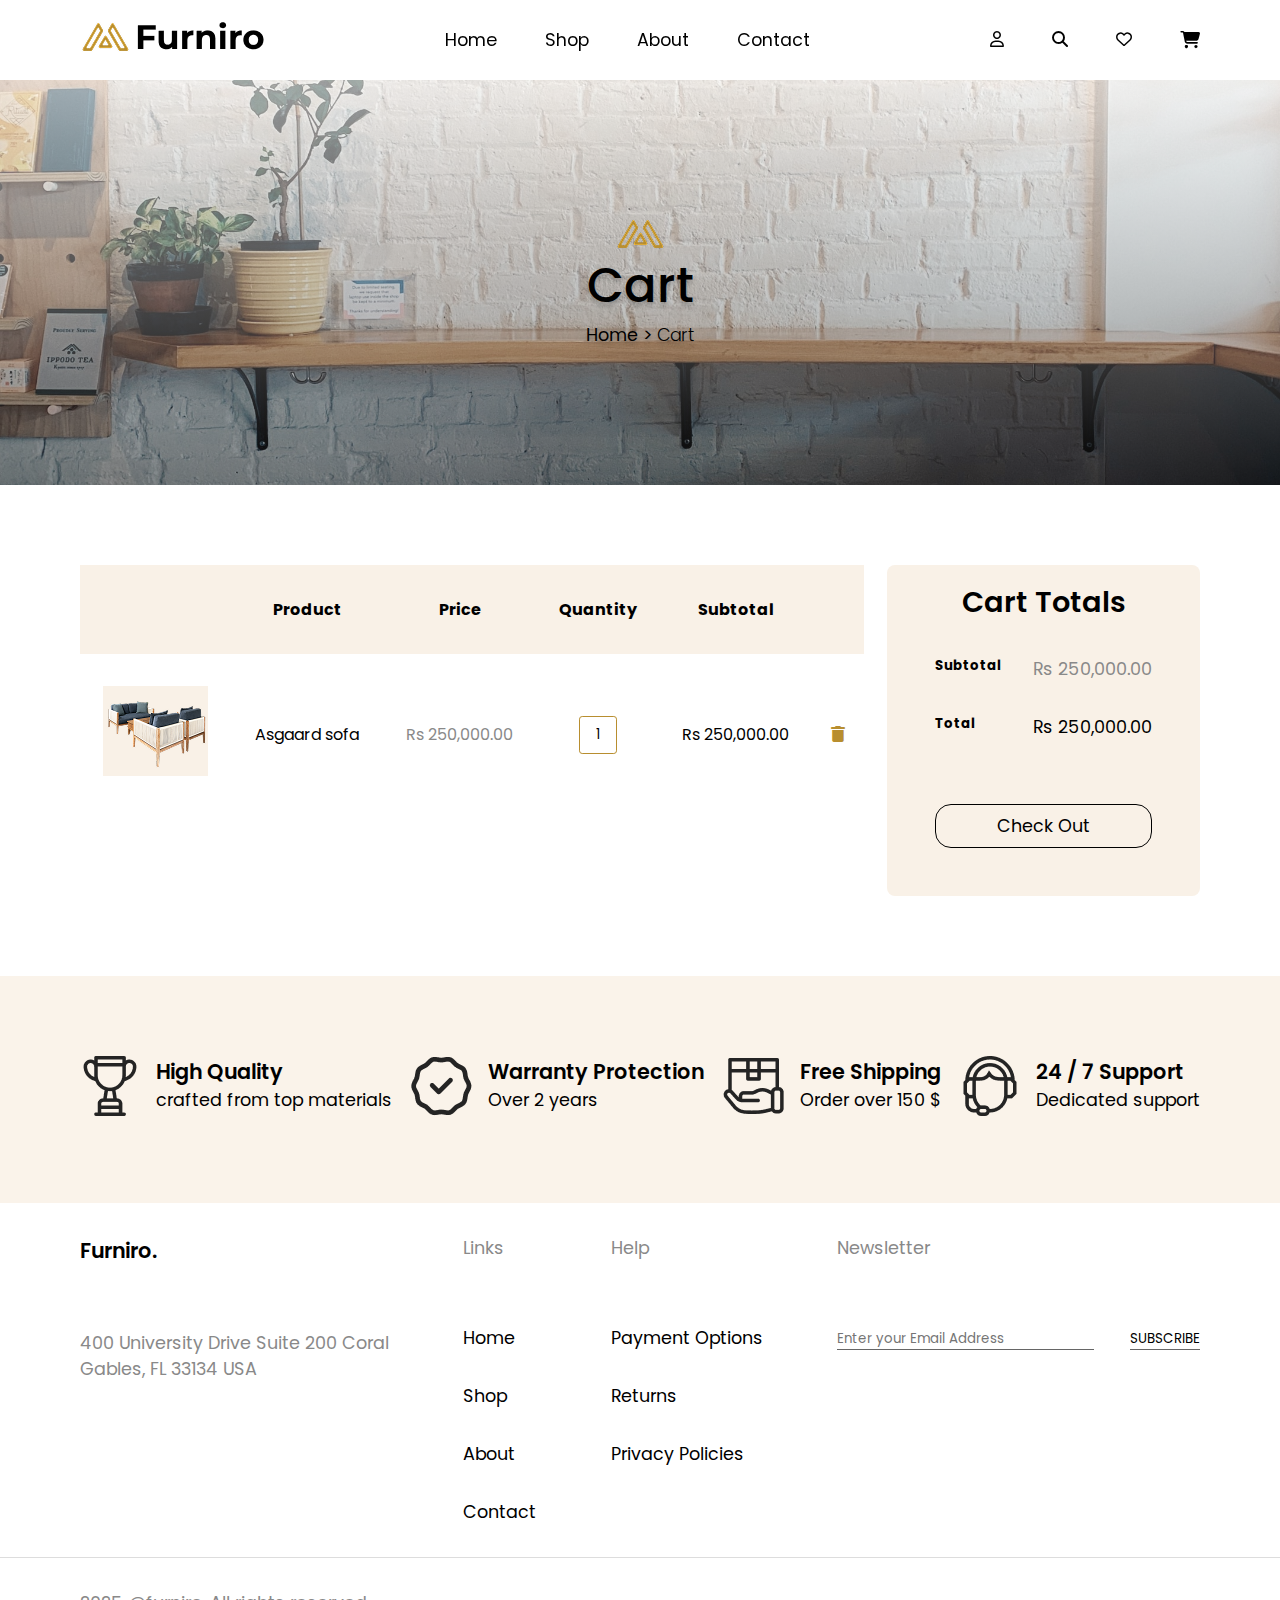
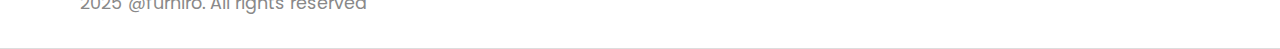
<file: Furniro/cart.html>
<!DOCTYPE html>
<html lang="en">

<head>
    <meta charset="UTF-8">
    <meta name="author" content="Rashed Mahmud">
    <meta http-equiv="X-UA-Compatible" content="ie=edge">
    <meta name="viewport" content="width=device-width, initial-scale=1.0">
    <meta name="title" content="Furniro-cart">
    <title>Furniro-cart</title>
    <link rel="shortcut icon" href="img/Meubel-House_Logos-05.png" type="image/x-icon">

    <!-- custom css link -->
    <link rel="stylesheet" href="style.css">
    <link rel="stylesheet" href="responsive.css">

    <!-- fontasesome cdn link -->
    <link rel="stylesheet" href="https://cdnjs.cloudflare.com/ajax/libs/font-awesome/6.7.2/css/all.min.css"
        integrity="sha512-Evv84Mr4kqVGRNSgIGL/F/aIDqQb7xQ2vcrdIwxfjThSH8CSR7PBEakCr51Ck+w+/U6swU2Im1vVX0SVk9ABhg=="
        crossorigin="anonymous" referrerpolicy="no-referrer" />
</head>

<body>
    <!-- header -->
    <header>
        <div class="container">
            <div class="bar">
                <i class="fa-solid fa-bars"></i>
            </div>
            <div class="logo">
                <img src="img/logo.png" alt="Furniro logo">
            </div>
            <nav>
                <ul>
                    <li><a target="_blank" href="index.html">Home</a></li>
                    <li><a target="_blank" href="shop.html">Shop</a></li>
                    <li><a target="_blank" href="blog.html">About</a></li>
                    <li><a target="_blank" href="contact.html">Contact</a></li>
                </ul>
            </nav>
            <div class="icon">
                <ul>
                    <li><i class="fa-regular fa-user"></i></li>
                    <li><i class="fa-solid fa-magnifying-glass"></i></li>
                    <li><i class="fa-regular fa-heart"></i></li>
                    <li><a href="#"><i class="fa-solid fa-cart-shopping"></i></a></li>
                </ul>
            </div>
            <div class="cart-icon">
                <a target="_blank" href="cart.html"><i class="fa-solid fa-cart-shopping"></i></a>
            </div>
        </div>
    </header>


    <!-- banner section -->
    <section class="banner-section">
        <div class="container">
            <div class="banner-text">
                <img src="img/Meubel-House_Logos-05.png" alt="">
                <h1>Cart</h1>
                <p>Home > <span>Cart</span></p>
            </div>
        </div>
    </section>


    <!-- cart section -->
    <section class="cart-section">
        <div class="container">
            <div class="cart-description">
                <table>
                    <thead>
                        <tr>
                            <th></th>
                            <th>Product</th>
                            <th>Price</th>
                            <th>Quantity</th>
                            <th>Subtotal</th>
                            <th></th>
                        </tr>
                    </thead>
                    <tbody>
                        <tr>
                            <td><img style="background-color: #F9F1E7;" src="img/Asgaard-sofa-5.png" alt="Asgaard-sofa">
                            </td>
                            <td>Asgaard sofa</td>
                            <td><span class="gray-color">Rs 250,000.00</span></td>
                            <td><button>1</button></td>
                            <td>Rs 250,000.00</td>
                            <td><i class="fa-solid fa-trash"></i></td>
                        </tr>
                    </tbody>
                </table>
            </div>

            <div class="cart-checkout">
                <h3>Cart Totals</h3>
                <div>
                    <h5>Subtotal</h5>
                    <p><span class="gray-color">Rs 250,000.00</span></p>
                </div>
                <div>
                    <h5>Total</h5>
                    <p>Rs 250,000.00</p>
                </div>
                <a target="_blank" href="checkout.html">Check Out</a>
            </div>
        </div>
    </section>

    <!-- after all services section -->
    <section class="after-sell-service">
        <div class="container">
            <div class="services">
                <div class="hq-img">
                    <img src="img/trophy-1.png" alt="trophy-1">
                </div>
                <div class="hq-text">
                    <h4>High Quality</h4>
                    <p>crafted from top materials</p>
                </div>
            </div>

            <div class="services">
                <div class="hq-img">
                    <img src="img/guarantee.png" alt="guarantee">
                </div>
                <div class="hq-text">
                    <h4>Warranty Protection</h4>
                    <p>Over 2 years</p>
                </div>
            </div>
            <div class="services">
                <div class="hq-img">
                    <img src="img/shipping.png" alt="shipping">
                </div>
                <div class="hq-text">
                    <h4>Free Shipping</h4>
                    <p>Order over 150 $</p>
                </div>
            </div>
            <div class="services">
                <div class="hq-img">
                    <img src="img/customer-support.png" alt="customer-support">
                </div>
                <div class="hq-text">
                    <h4>24 / 7 Support</h4>
                    <p>Dedicated support</p>
                </div>
            </div>
        </div>
    </section>

    <!-- footer -->
    <footer>
        <div class="container">
            <div class="address">
                <h4>Furniro.</h4>
                <p>400 University Drive Suite 200 Coral <br> Gables, FL 33134 USA</p>
            </div>
            <div class="footer-links">
                <p>Links</p>
                <ul>
                    <li><a href="#">Home</a></li>
                    <li><a target="_blank" href="shop.html">Shop</a></li>
                    <li><a target="_blank" href="blog.html">About</a></li>
                    <li><a target="_blank" href="contact.html">Contact</a></li>
                </ul>
            </div>
            <div class="help">
                <p>Help</p>
                <ul>
                    <li><a href="#">Payment Options</a></li>
                    <li><a href="#">Returns</a></li>
                    <li><a href="#">Privacy Policies</a></li>
                </ul>
            </div>
            <div class="newsletter">
                <p>Newsletter</p>
                <form>
                    <input type="email" placeholder="Enter your Email Address">
                    <button>SUBSCRIBE</button>
                </form>
            </div>
        </div>
        <div class="sub-footer container">
            <p>2025 @furniro. All rights reserved</p>
        </div>
    </footer>
</body>

</html>
</file>
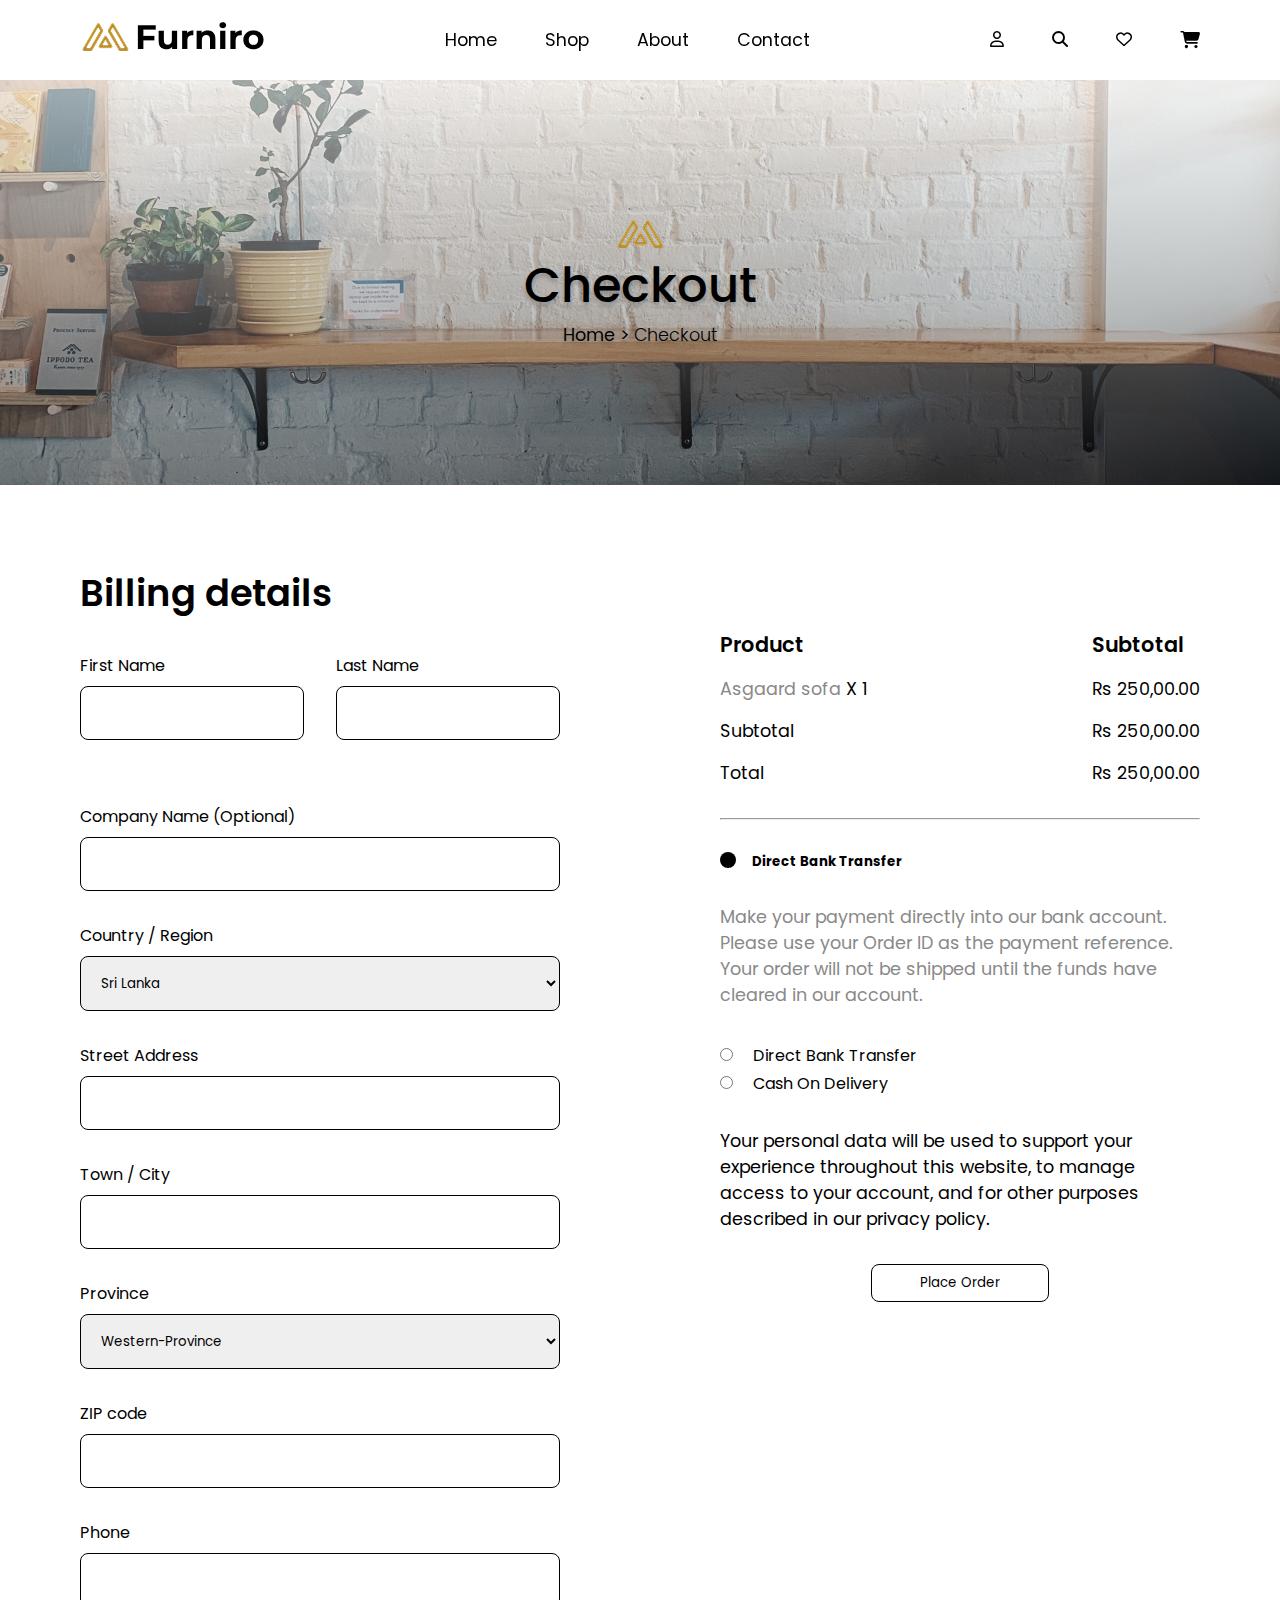
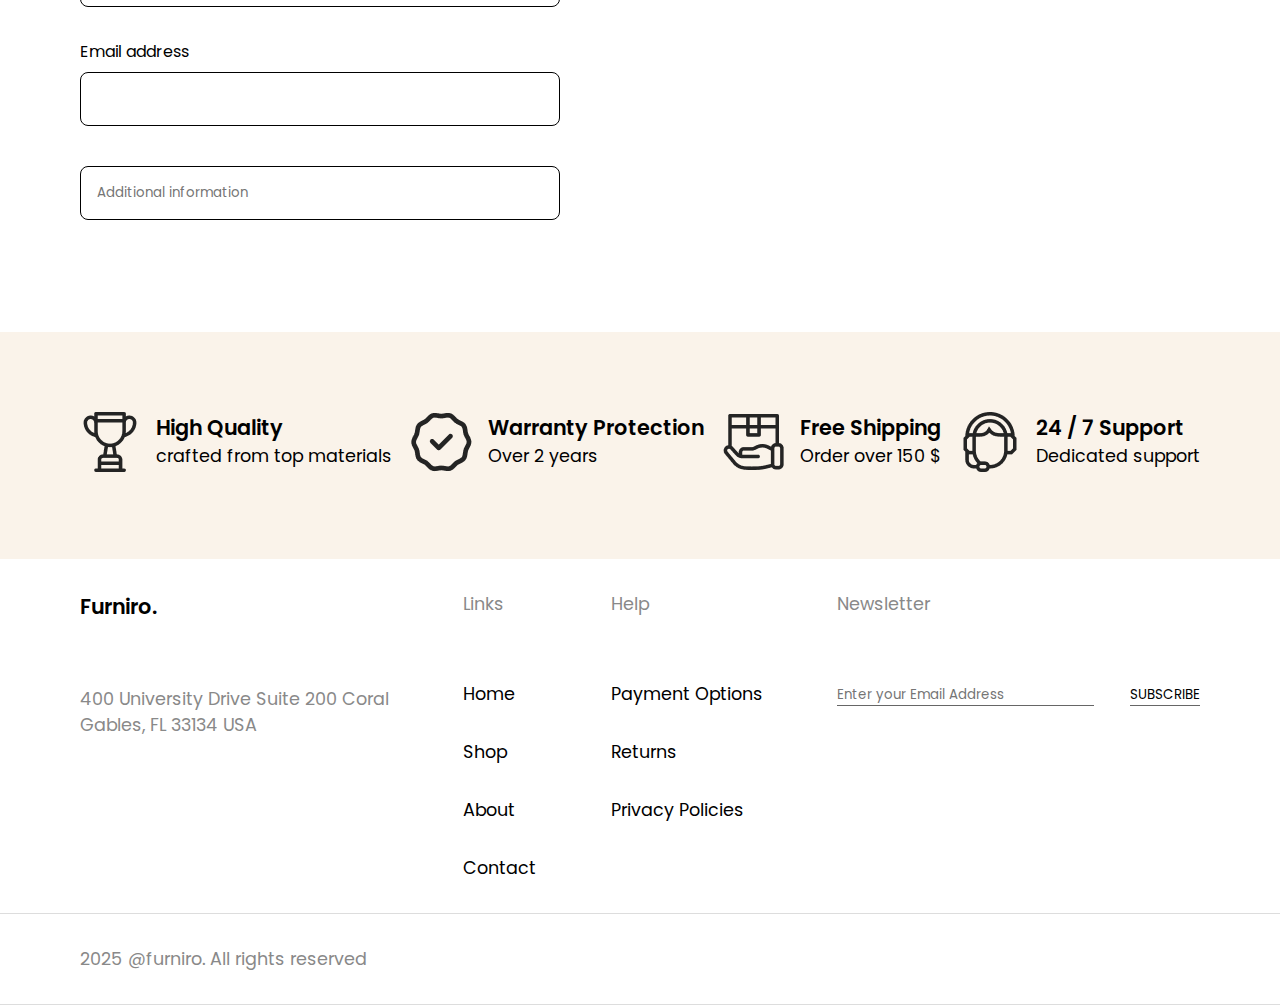
<file: Furniro/checkout.html>
<!DOCTYPE html>
<html lang="en">

<head>
    <meta charset="UTF-8">
    <meta name="author" content="Rashed Mahmud">
    <meta http-equiv="X-UA-Compatible" content="ie=edge">
    <meta name="viewport" content="width=device-width, initial-scale=1.0">
    <meta name="title" content="Furniro-checkout">
    <title>Furniro-checkout</title>
    <link rel="shortcut icon" href="img/Meubel-House_Logos-05.png" type="image/x-icon">

    <!-- custom css link -->
    <link rel="stylesheet" href="style.css">
    <link rel="stylesheet" href="responsive.css">

    <!-- fontasesome cdn link -->
    <link rel="stylesheet" href="https://cdnjs.cloudflare.com/ajax/libs/font-awesome/6.7.2/css/all.min.css"
        integrity="sha512-Evv84Mr4kqVGRNSgIGL/F/aIDqQb7xQ2vcrdIwxfjThSH8CSR7PBEakCr51Ck+w+/U6swU2Im1vVX0SVk9ABhg=="
        crossorigin="anonymous" referrerpolicy="no-referrer" />
</head>

<body>
    <!-- header -->
    <header>
        <div class="container">
            <div class="bar">
                <i class="fa-solid fa-bars"></i>
            </div>
            <div class="logo">
                <img src="img/logo.png" alt="Furniro logo">
            </div>
            <nav>
                <ul>
                    <li><a target="_blank" href="index.html">Home</a></li>
                    <li><a target="_blank" href="shop.html">Shop</a></li>
                    <li><a target="_blank" href="blog.html">About</a></li>
                    <li><a target="_blank" href="contact.html">Contact</a></li>
                </ul>
            </nav>
            <div class="icon">
                <ul>
                    <li><i class="fa-regular fa-user"></i></li>
                    <li><i class="fa-solid fa-magnifying-glass"></i></li>
                    <li><i class="fa-regular fa-heart"></i></li>
                    <li><a target="_blank" href="cart.html"><i class="fa-solid fa-cart-shopping"></i></a></li>
                </ul>
            </div>
            <div class="cart-icon">
                <a target="_blank" href="cart.html"><i class="fa-solid fa-cart-shopping"></i></a>
            </div>
        </div>
    </header>


    <!-- banner section -->
    <section class="banner-section">
        <div class="container">
            <div class="banner-text">
                <img src="img/Meubel-House_Logos-05.png" alt="">
                <h1>Checkout</h1>
                <p>Home > <span>Checkout</span></p>
            </div>
        </div>
    </section>

    <!-- checkout section -->
    <section class="checkout-section">
        <div class="container">
            <form>
                <div class="left-part">
                    <h2>Billing details</h2>
                    <div class="name">
                        <div>
                            <label for="firstName">First Name</label> <br>
                            <input type="text" name="firstName" id="firstName">
                        </div>
                        <div>
                            <label for="lastName">Last Name</label> <br>
                            <input type="text" name="lastName" id="lastName">
                        </div>
                    </div>
                    <div class="company-name">
                        <label for="companyName">Company Name (Optional)</label> <br>
                        <input type="text" name="companyName" id="companyName">
                    </div>
                    <div class="country">
                        <label for="country">Country / Region</label> <br>
                        <select name="country" id="country">
                            <option value="Sri Lanka">Sri Lanka</option>
                            <option value="Bangladesh">Bangladesh</option>
                            <option value="India">India</option>
                            <option value="Pakistan">Pakistan</option>
                            <option value="Afghanistan">Afghanistan</option>
                            <option value="Nepal">Nepal</option>
                        </select>
                    </div>
                    <div class="street-address">
                        <label for="street-address">Street Address</label> <br>
                        <input type="text" name="street-address" id="street-address">
                    </div>
                    <div class="town">
                        <label for="town">Town / City</label> <br>
                        <input type="text" name="town" id="town">
                    </div>
                    <div class="province">
                        <label for="province">Province</label> <br>
                        <select name="province" id="province">
                            <option value="Western-Province">Western-Province</option>
                            <option value="Eastern-Province">Eastern-Province</option>
                        </select>
                    </div>
                    <div class="ZIP-code">
                        <label for="ZIP-code">ZIP code</label> <br>
                        <input type="text" name="ZIP-code" id="ZIP-code">
                    </div>
                    <div class="phone">
                        <label for="phone">Phone</label> <br>
                        <input type="text" name="phone" id="phone">
                    </div>
                    <div class="email">
                        <label for="email">Email address</label> <br>
                        <input type="email" name="email" id="email">
                    </div>
                    <div class="additional-information">
                        <input type="text" name="additional-information" id="additional-information"
                            placeholder="Additional information">
                    </div>
                </div>
                <div class="right-part">
                    <div class="product-flex">
                        <div>
                            <h4>Product</h4>
                            <p><span class="gray-color">Asgaard sofa</span> <span>X</span> <span>1</span></p>
                            <p>Subtotal</p>
                            <p>Total</p>
                        </div>
                        <div>
                            <h4>Subtotal</h4>
                            <p>Rs 250,00.00</p>
                            <p>Rs 250,00.00</p>
                            <p class="large-text">Rs 250,00.00</p>
                        </div>
                    </div>
                    <hr>
                    <div class="place-order">
                        <h5>
                            <span></span>Direct Bank Transfer
                        </h5>
                        <p class="gray-color">Make your payment directly into our bank account. Please use your Order ID
                            as the payment
                            reference. Your order will not be shipped until the funds have cleared in our account.</p>

                        <div class="payment-method">
                            <div>
                                <input type="radio" name="payment-option" id="bank-transfer">
                                <label for="bank-transfer">Direct Bank Transfer</label>
                            </div>
                            <div>
                                <input type="radio" name="payment-option" id="cash-on-delivery">
                                <label for="cash-on-delivery">Cash On Delivery</label>
                            </div>

                        </div>
                        <p>Your personal data will be used to support your experience throughout this website, to manage
                            access to your account, and for other purposes described in our <a href="#">privacy
                                policy</a>.
                        </p>
                    </div>
                    <div class="place-order-btn">
                        <button type="submit">Place Order</button>

                    </div>

                </div>
            </form>

        </div>
    </section>

    <!-- after all services section -->
    <section class="after-sell-service">
        <div class="container">
            <div class="services">
                <div class="hq-img">
                    <img src="img/trophy-1.png" alt="trophy-1">
                </div>
                <div class="hq-text">
                    <h4>High Quality</h4>
                    <p>crafted from top materials</p>
                </div>
            </div>

            <div class="services">
                <div class="hq-img">
                    <img src="img/guarantee.png" alt="guarantee">
                </div>
                <div class="hq-text">
                    <h4>Warranty Protection</h4>
                    <p>Over 2 years</p>
                </div>
            </div>
            <div class="services">
                <div class="hq-img">
                    <img src="img/shipping.png" alt="shipping">
                </div>
                <div class="hq-text">
                    <h4>Free Shipping</h4>
                    <p>Order over 150 $</p>
                </div>
            </div>
            <div class="services">
                <div class="hq-img">
                    <img src="img/customer-support.png" alt="customer-support">
                </div>
                <div class="hq-text">
                    <h4>24 / 7 Support</h4>
                    <p>Dedicated support</p>
                </div>
            </div>
        </div>
    </section>

    <!-- footer -->
    <footer>
        <div class="container">
            <div class="address">
                <h4>Furniro.</h4>
                <p>400 University Drive Suite 200 Coral <br> Gables, FL 33134 USA</p>
            </div>
            <div class="footer-links">
                <p>Links</p>
                <ul>
                    <li><a href="#">Home</a></li>
                    <li><a target="_blank" href="shop.html">Shop</a></li>
                    <li><a target="_blank" href="blog.html">About</a></li>
                    <li><a target="_blank" href="contact.html">Contact</a></li>
                </ul>
            </div>
            <div class="help">
                <p>Help</p>
                <ul>
                    <li><a href="#">Payment Options</a></li>
                    <li><a href="#">Returns</a></li>
                    <li><a href="#">Privacy Policies</a></li>
                </ul>
            </div>
            <div class="newsletter">
                <p>Newsletter</p>
                <form>
                    <input type="email" placeholder="Enter your Email Address">
                    <button>SUBSCRIBE</button>
                </form>
            </div>
        </div>
        <div class="sub-footer container">
            <p>2025 @furniro. All rights reserved</p>
        </div>
    </footer>
</body>

</html>
</file>
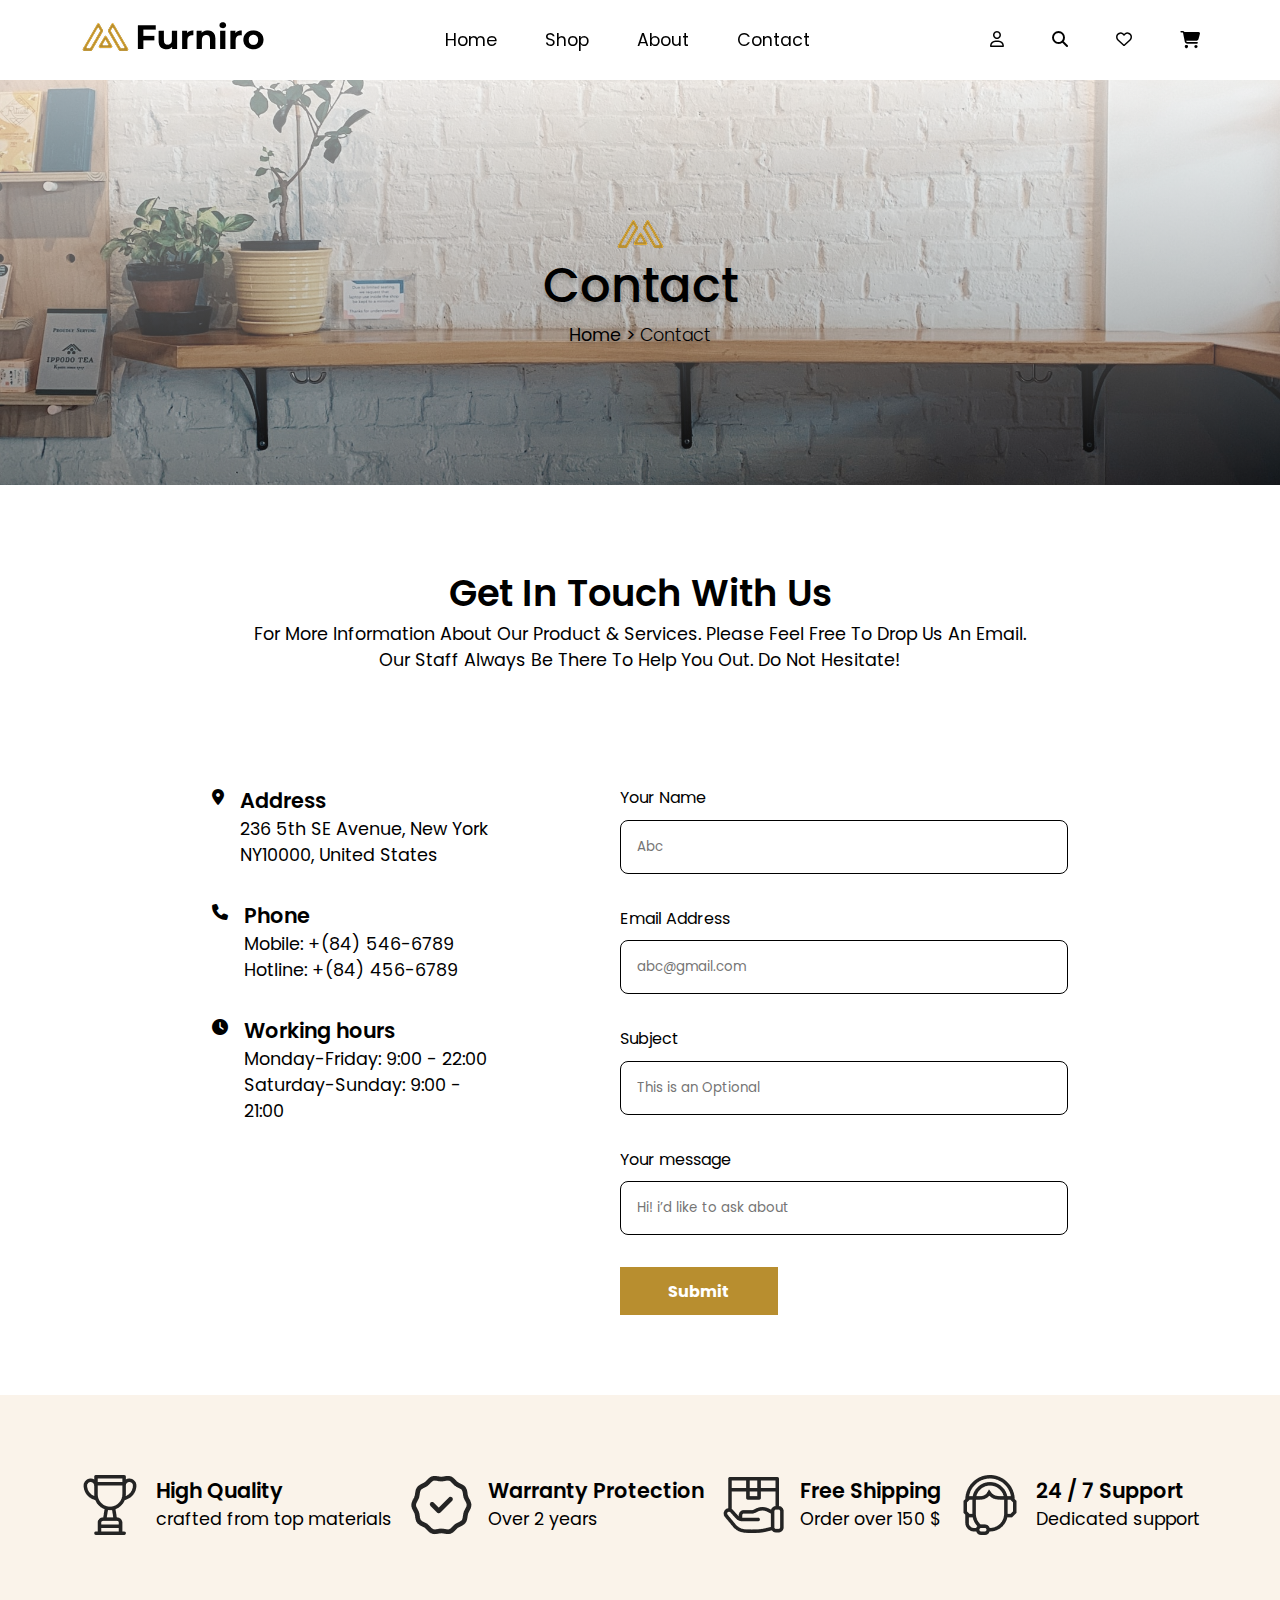
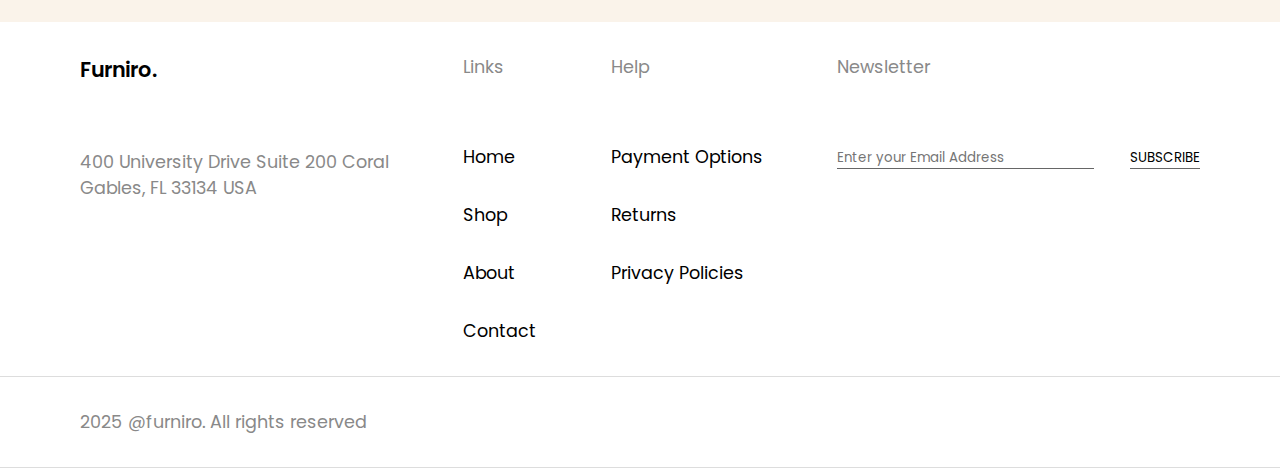
<file: Furniro/contact.html>
<!DOCTYPE html>
<html lang="en">

<head>
    <meta charset="UTF-8">
    <meta name="author" content="Rashed Mahmud">
    <meta http-equiv="X-UA-Compatible" content="ie=edge">
    <meta name="viewport" content="width=device-width, initial-scale=1.0">
    <meta name="title" content="Furniro-contact">
    <title>Furniro-contact</title>
    <link rel="shortcut icon" href="img/Meubel-House_Logos-05.png" type="image/x-icon">

    <!-- custom css link -->
    <link rel="stylesheet" href="style.css">
    <link rel="stylesheet" href="responsive.css">

    <!-- fontasesome cdn link -->
    <link rel="stylesheet" href="https://cdnjs.cloudflare.com/ajax/libs/font-awesome/6.7.2/css/all.min.css"
        integrity="sha512-Evv84Mr4kqVGRNSgIGL/F/aIDqQb7xQ2vcrdIwxfjThSH8CSR7PBEakCr51Ck+w+/U6swU2Im1vVX0SVk9ABhg=="
        crossorigin="anonymous" referrerpolicy="no-referrer" />
</head>

<body>
    <!-- header -->
    <header>
        <div class="container">
            <div class="bar">
                <i class="fa-solid fa-bars"></i>
            </div>
            <div class="logo">
                <img src="img/logo.png" alt="Furniro logo">
            </div>
            <nav>
                <ul>
                    <li><a target="_blank" href="index.html">Home</a></li>
                    <li><a target="_blank" href="shop.html">Shop</a></li>
                    <li><a target="_blank" href="blog.html">About</a></li>
                    <li><a href="#">Contact</a></li>
                </ul>
            </nav>
            <div class="icon">
                <ul>
                    <li><i class="fa-regular fa-user"></i></li>
                    <li><i class="fa-solid fa-magnifying-glass"></i></li>
                    <li><i class="fa-regular fa-heart"></i></li>
                    <li><a target="_blank" href="cart.html"><i class="fa-solid fa-cart-shopping"></i></a></li>
                </ul>
            </div>
            <div class="cart-icon">
                <a target="_blank" href="cart.html"><i class="fa-solid fa-cart-shopping"></i></a>
            </div>
        </div>
    </header>

    <!-- banner section -->
    <section class="banner-section">
        <div class="container">
            <div class="banner-text">
                <img src="img/Meubel-House_Logos-05.png" alt="">
                <h1>Contact</h1>
                <p>Home > <span>Contact</span></p>
            </div>
        </div>
    </section>

    <!-- contact section -->
    <section class="contact-section">
        <div class="container">
            <h2>Get In Touch With Us</h2>
            <p class="contact-para">For More Information About Our Product & Services. Please Feel Free To Drop Us An
                Email. <br> Our Staff
                Always
                Be There To Help You Out. Do Not Hesitate!</p>

            <div class="contact">
                <div class="contact-address">
                    <div class="contact-card">
                        <div class="contact-icon">
                            <i class="fa-solid fa-location-dot"></i>
                        </div>
                        <div class="contact-text">
                            <h4>Address</h4>
                            <p>236 5th SE Avenue, New York NY10000, United States</p>
                        </div>
                    </div>
                    <div class="contact-card">
                        <div class="contact-icon">
                            <i class="fa-solid fa-phone"></i>
                        </div>
                        <div class="contact-text">
                            <h4>Phone</h4>
                            <p>Mobile: +(84) 546-6789 </p>
                            <p> Hotline: +(84) 456-6789</p>
                        </div>
                    </div>
                    <div class="contact-card">
                        <div class="contact-icon">
                            <i class="fa-solid fa-clock"></i>
                        </div>
                        <div class="contact-text">
                            <h4>Working hours</h4>
                            <p>Monday-Friday: 9:00 - 22:00 </p>
                            <p> Saturday-Sunday: 9:00 - 21:00</p>
                        </div>
                    </div>
                </div>
                <div class="send-message">
                    <form>
                        <div>
                            <label for="name">Your Name</label> <br>
                            <input type="text" name="name" id="name" placeholder="Abc">
                        </div>
                        <div>
                            <label for="email">Email Address
                            </label> <br>
                            <input type="email" name="email" id="email" placeholder="abc@gmail.com">
                        </div>
                        <div>
                            <label for="subject">Subject</label> <br>
                            <input type="text" name="subject" id="subject" placeholder="This is an Optional">
                        </div>
                        <div>
                            <label for="message">Your message</label> <br>
                            <input type="text" name="message" id="message" placeholder="Hi! i’d like to ask about">
                        </div>
                        <button type="submit">Submit</button>
                    </form>
                </div>
            </div>
        </div>
    </section>

    <!-- after all services section -->
    <section class="after-sell-service">
        <div class="container">
            <div class="services">
                <div class="hq-img">
                    <img src="img/trophy-1.png" alt="trophy-1">
                </div>
                <div class="hq-text">
                    <h4>High Quality</h4>
                    <p>crafted from top materials</p>
                </div>
            </div>

            <div class="services">
                <div class="hq-img">
                    <img src="img/guarantee.png" alt="guarantee">
                </div>
                <div class="hq-text">
                    <h4>Warranty Protection</h4>
                    <p>Over 2 years</p>
                </div>
            </div>
            <div class="services">
                <div class="hq-img">
                    <img src="img/shipping.png" alt="shipping">
                </div>
                <div class="hq-text">
                    <h4>Free Shipping</h4>
                    <p>Order over 150 $</p>
                </div>
            </div>
            <div class="services">
                <div class="hq-img">
                    <img src="img/customer-support.png" alt="customer-support">
                </div>
                <div class="hq-text">
                    <h4>24 / 7 Support</h4>
                    <p>Dedicated support</p>
                </div>
            </div>
        </div>
    </section>

    <!-- footer -->
    <footer>
        <div class="container">
            <div class="address">
                <h4>Furniro.</h4>
                <p>400 University Drive Suite 200 Coral <br> Gables, FL 33134 USA</p>
            </div>
            <div class="footer-links">
                <p>Links</p>
                <ul>
                    <li><a href="#">Home</a></li>
                    <li><a target="_blank" href="shop.html">Shop</a></li>
                    <li><a target="_blank" href="blog.html">About</a></li>
                    <li><a target="_blank" href="contact.html">Contact</a></li>
                </ul>
            </div>
            <div class="help">
                <p>Help</p>
                <ul>
                    <li><a href="#">Payment Options</a></li>
                    <li><a href="#">Returns</a></li>
                    <li><a href="#">Privacy Policies</a></li>
                </ul>
            </div>
            <div class="newsletter">
                <p>Newsletter</p>
                <form>
                    <input type="email" placeholder="Enter your Email Address">
                    <button>SUBSCRIBE</button>
                </form>
            </div>
        </div>
        <div class="sub-footer container">
            <p>2025 @furniro. All rights reserved</p>
        </div>
    </footer>
</body>

</html>
</file>
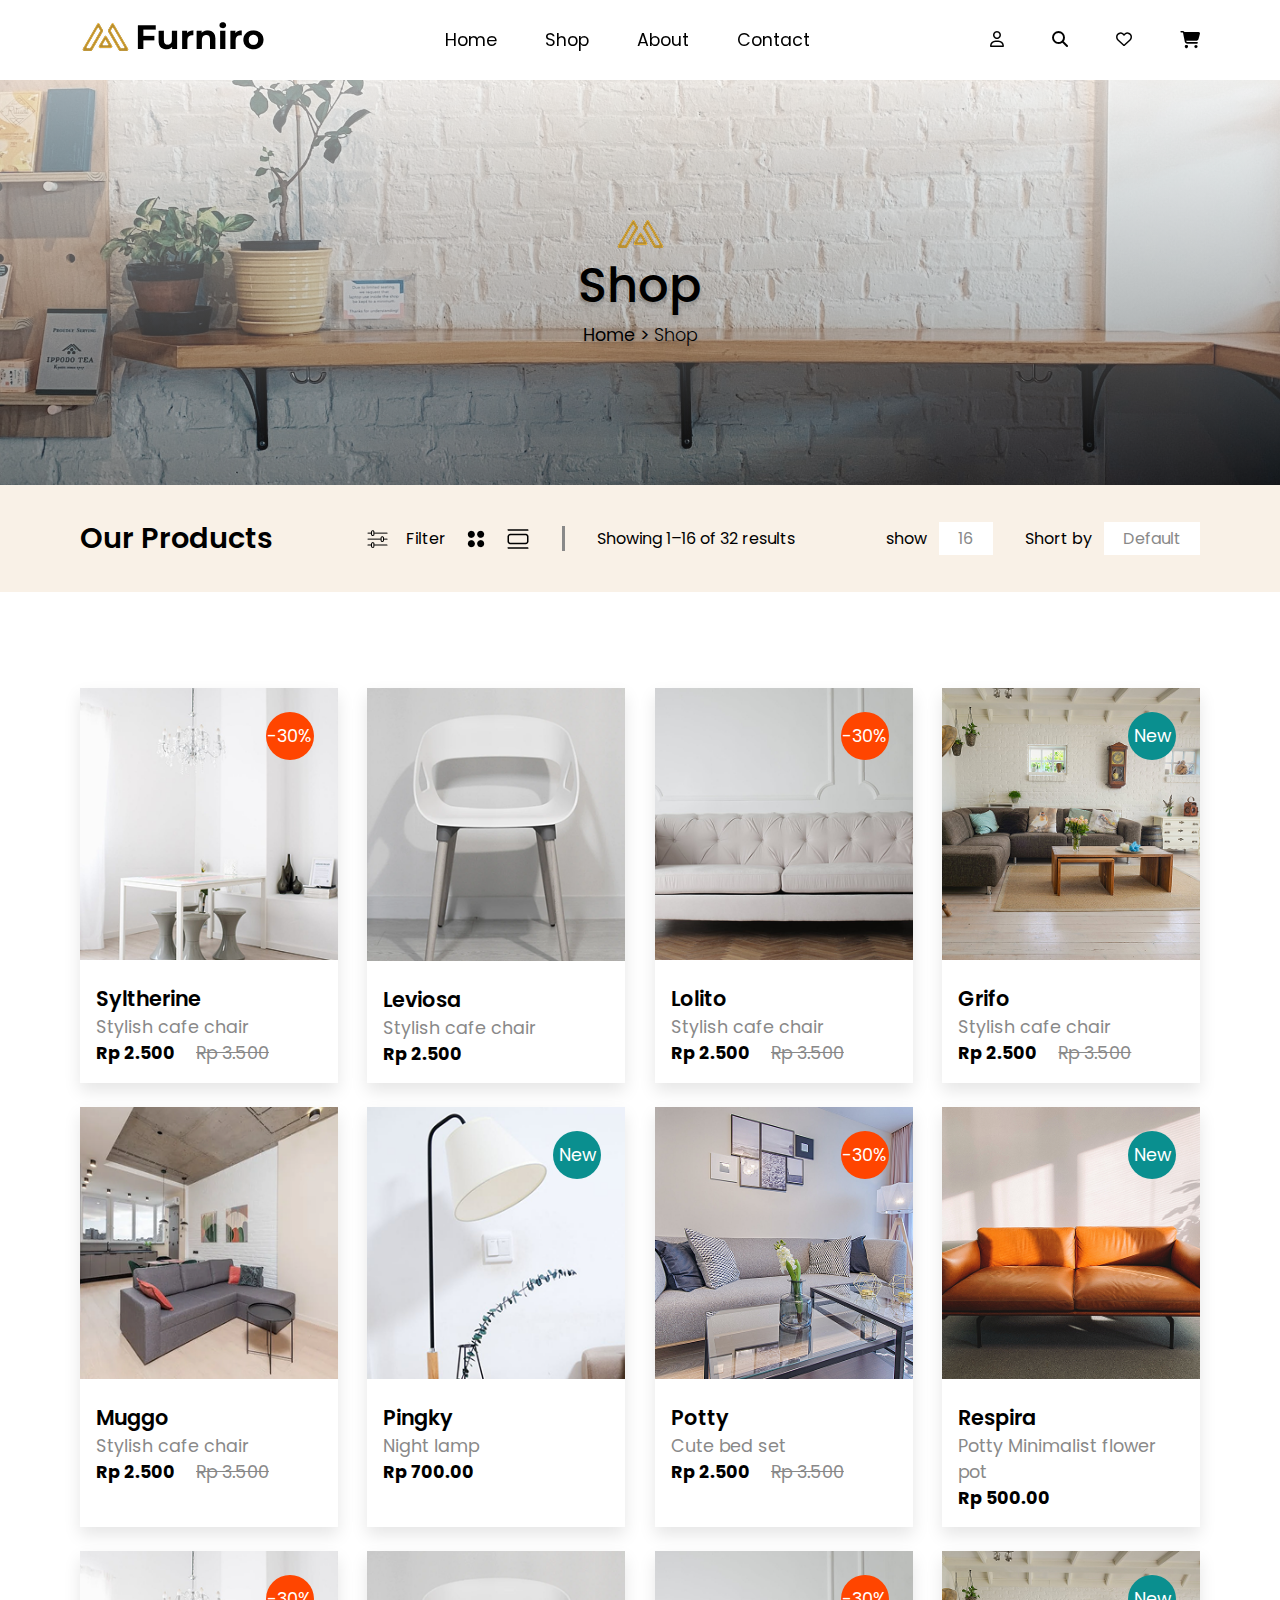
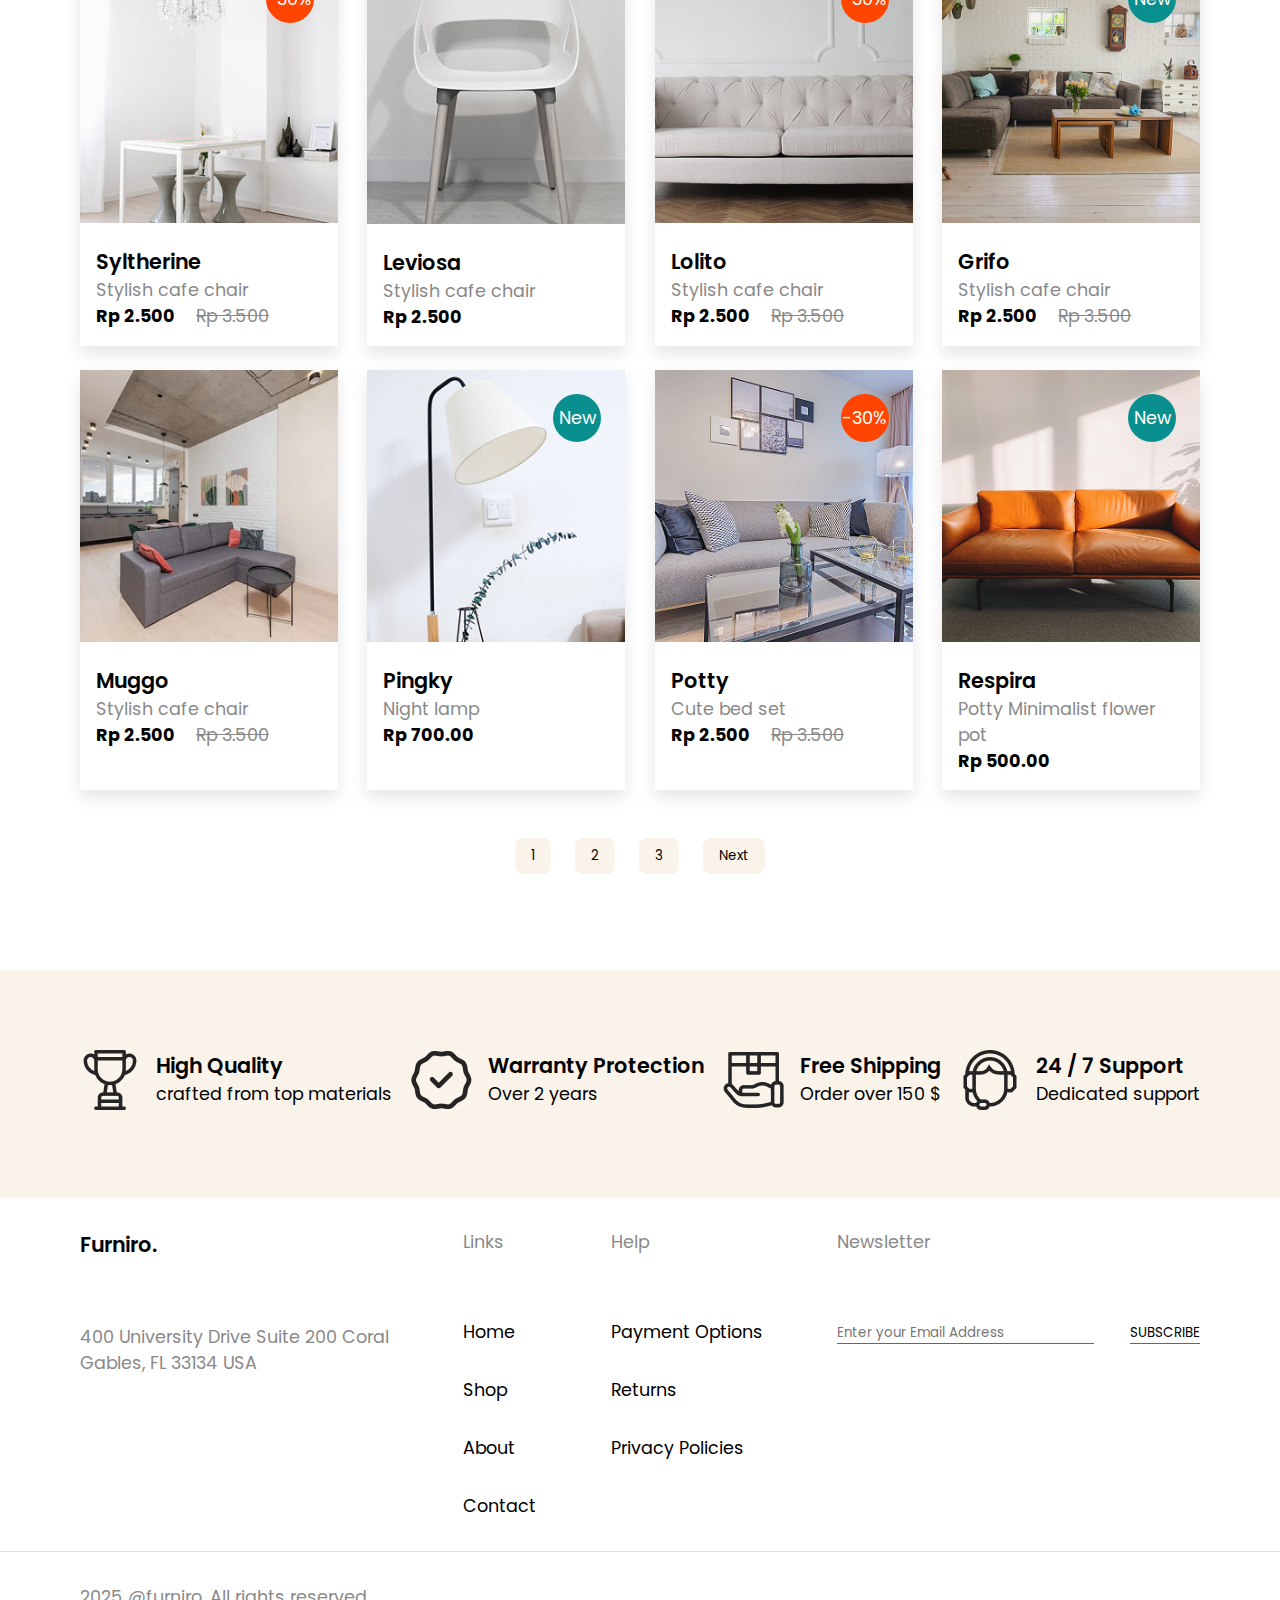
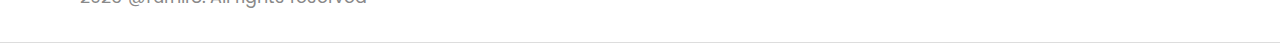
<file: Furniro/shop.html>
<!DOCTYPE html>
<html lang="en">

<head>
    <meta charset="UTF-8">
    <meta name="author" content="Rashed Mahmud">
    <meta http-equiv="X-UA-Compatible" content="ie=edge">
    <meta name="viewport" content="width=device-width, initial-scale=1.0">
    <meta name="title" content="Furniro-shop">
    <title>Furniro-shop</title>
    <link rel="shortcut icon" href="img/Meubel-House_Logos-05.png" type="image/x-icon">

    <!-- custom css link -->
    <link rel="stylesheet" href="style.css">
    <link rel="stylesheet" href="responsive.css">

    <!-- fontasesome cdn link -->
    <link rel="stylesheet" href="https://cdnjs.cloudflare.com/ajax/libs/font-awesome/6.7.2/css/all.min.css"
        integrity="sha512-Evv84Mr4kqVGRNSgIGL/F/aIDqQb7xQ2vcrdIwxfjThSH8CSR7PBEakCr51Ck+w+/U6swU2Im1vVX0SVk9ABhg=="
        crossorigin="anonymous" referrerpolicy="no-referrer" />
</head>

<body>
    <!-- header -->
    <header>
        <div class="container">
            <div class="bar">
                <i class="fa-solid fa-bars"></i>
            </div>
            <div class="logo">
                <img src="img/logo.png" alt="Furniro logo">
            </div>
            <nav>
                <ul>
                    <li><a target="_blank" href="index.html">Home</a></li>
                    <li><a href="#">Shop</a></li>
                    <li><a target="_blank" href="blog.html">About</a></li>
                    <li><a target="_blank" href="contact.html">Contact</a></li>
                </ul>
            </nav>
            <div class="icon">
                <ul>
                    <li><i class="fa-regular fa-user"></i></li>
                    <li><i class="fa-solid fa-magnifying-glass"></i></li>
                    <li><i class="fa-regular fa-heart"></i></li>
                    <li><a href="cart.html"><i class="fa-solid fa-cart-shopping"></i></a></li>
                </ul>
            </div>
            <div class="cart-icon">
                <a target="_blank" href="cart.html"><i class="fa-solid fa-cart-shopping"></i></a>
            </div>
        </div>
    </header>


    <!-- banner section -->
    <section class="banner-section">
        <div class="container">
            <div class="banner-text">
                <img src="img/Meubel-House_Logos-05.png" alt="">
                <h1>Shop</h1>
                <p>Home > <span>Shop</span></p>
            </div>
        </div>
    </section>


    <!-- result section -->
    <section class="result-section">
        <div class="container">
            <h3>Our Products</h3>
            <div class="result-left">
                <div class="result-icon">
                    <img src="img/system-uicons_filtering.png" alt="banner image">
                    <span>Filter</span>
                    <img src="img/ci_grid-big-round.png" alt="banner image">
                    <img src="img/bi_view-list.png" alt="banner image">
                </div>
                <div class="showing-result">Showing 1–16 of 32 results</div>
            </div>
            <div class="result-right">
                <div>show <span>16</span></div>
                <div>Short by <span>Default</span></div>
            </div>
        </div>
    </section>


    <!-- product section -->
    <section class="product-section" id="product">
        <div class="container">
            <!-- <h2>Our Porducts</h2> -->
            <div class="products-cards">
                <div class="product-card">
                    <img src="img/asset-4.png" alt="Syltherine">
                    <div class="product-card-text">
                        <h4>Syltherine</h4>
                        <p class="gray-color">Stylish cafe chair</p>
                        <p><span class="prize">Rp 2.500</span> <del>Rp 3.500</del></p>
                    </div>
                    <p class="discount">-30%</p>
                    <div class="hover-content">
                        <a target="_blank" href="cart.html">Add to cart</a> <br>
                        <div class="flex">
                            <span><i class="fa-solid fa-share-nodes"></i> Share</span>
                            <span><i class="fa-solid fa-code-compare"></i> Compare</span>
                            <span><i class="fa-regular fa-heart"></i> Like</span>
                        </div>
                        <div class="see-details">
                            <a href="signle-product.html"><i class="fa-solid fa-circle-info"></i> See Details</a>
                        </div>
                    </div>
                </div>
                <div class="product-card">
                    <img src="img/asset-5.png" alt="Leviosa">
                    <div class="product-card-text">
                        <h4>Leviosa</h4>
                        <p class="gray-color">Stylish cafe chair</p>
                        <p><span class="prize">Rp 2.500</span></p>
                    </div>
                    <!-- <p class="discount">-30%</p> -->
                    <div class="hover-content">
                        <a target="_blank" href="cart.html">Add to cart</a> <br>
                        <div class="flex">
                            <span><i class="fa-solid fa-share-nodes"></i> Share</span>
                            <span><i class="fa-solid fa-code-compare"></i> Compare</span>
                            <span><i class="fa-regular fa-heart"></i> Like</span>
                        </div>
                        <div class="see-details">
                            <a href="signle-product.html"><i class="fa-solid fa-circle-info"></i> See Details</a>
                        </div>
                    </div>
                </div>
                <div class="product-card">
                    <img src="img/asset-6.png" alt="Lolito">
                    <div class="product-card-text">
                        <h4>Lolito</h4>
                        <p class="gray-color">Stylish cafe chair</p>
                        <p><span class="prize">Rp 2.500</span> <del>Rp 3.500</del></p>
                    </div>
                    <p class="discount">-30%</p>
                    <div class="hover-content">
                        <a target="_blank" href="cart.html">Add to cart</a> <br>
                        <div class="flex">
                            <span><i class="fa-solid fa-share-nodes"></i> Share</span>
                            <span><i class="fa-solid fa-code-compare"></i> Compare</span>
                            <span><i class="fa-regular fa-heart"></i> Like</span>
                        </div>
                        <div class="see-details">
                            <a href="signle-product.html"><i class="fa-solid fa-circle-info"></i> See Details</a>
                        </div>
                    </div>
                </div>
                <div class="product-card">
                    <img src="img/asset-7.png" alt="Grifo">
                    <div class="product-card-text">
                        <h4>Grifo</h4>
                        <p class="gray-color">Stylish cafe chair</p>
                        <p><span class="prize">Rp 2.500</span> <del>Rp 3.500</del></p>
                    </div>
                    <p class="discount" style="background-color: rgb(10, 143, 143);">New</p>
                    <div class="hover-content">
                        <a target="_blank" href="cart.html">Add to cart</a> <br>
                        <div class="flex">
                            <span><i class="fa-solid fa-share-nodes"></i> Share</span>
                            <span><i class="fa-solid fa-code-compare"></i> Compare</span>
                            <span><i class="fa-regular fa-heart"></i> Like</span>
                        </div>
                        <div class="see-details">
                            <a href="signle-product.html"><i class="fa-solid fa-circle-info"></i> See Details</a>
                        </div>
                    </div>
                </div>
                <div class="product-card">
                    <img src="img/asset-8.png" alt="Muggo">
                    <div class="product-card-text">
                        <h4>Muggo</h4>
                        <p class="gray-color">Stylish cafe chair</p>
                        <p><span class="prize">Rp 2.500</span> <del>Rp 3.500</del></p>
                    </div>
                    <!-- <p class="discount">-30%</p> -->
                    <div class="hover-content">
                        <a target="_blank" href="cart.html">Add to cart</a> <br>
                        <div class="flex">
                            <span><i class="fa-solid fa-share-nodes"></i> Share</span>
                            <span><i class="fa-solid fa-code-compare"></i> Compare</span>
                            <span><i class="fa-regular fa-heart"></i> Like</span>
                        </div>
                        <div class="see-details">
                            <a href="signle-product.html"><i class="fa-solid fa-circle-info"></i> See Details</a>
                        </div>
                    </div>
                </div>
                <div class="product-card">
                    <img src="img/asset-11.png" alt="Pingky">
                    <div class="product-card-text">
                        <h4>Pingky</h4>
                        <p class="gray-color">Night lamp</p>
                        <p><span class="prize">Rp 700.00</span></p>
                    </div>
                    <p class="discount" style="background-color: rgb(10, 143, 143);">New</p>
                    <div class="hover-content">
                        <a target="_blank" href="cart.html">Add to cart</a> <br>
                        <div class="flex">
                            <span><i class="fa-solid fa-share-nodes"></i> Share</span>
                            <span><i class="fa-solid fa-code-compare"></i> Compare</span>
                            <span><i class="fa-regular fa-heart"></i> Like</span>
                        </div>
                        <div class="see-details">
                            <a href="signle-product.html"><i class="fa-solid fa-circle-info"></i> See Details</a>
                        </div>
                    </div>
                </div>
                <div class="product-card">
                    <img src="img/asset-9.png" alt="Potty">
                    <div class="product-card-text">
                        <h4>Potty</h4>
                        <p class="gray-color">Cute bed set</p>
                        <p><span class="prize">Rp 2.500</span> <del>Rp 3.500</del></p>
                    </div>
                    <p class="discount">-30%</p>
                    <div class="hover-content">
                        <a target="_blank" href="cart.html">Add to cart</a> <br>
                        <div class="flex">
                            <span><i class="fa-solid fa-share-nodes"></i> Share</span>
                            <span><i class="fa-solid fa-code-compare"></i> Compare</span>
                            <span><i class="fa-regular fa-heart"></i> Like</span>
                        </div>
                        <div class="see-details">
                            <a href="signle-product.html"><i class="fa-solid fa-circle-info"></i> See Details</a>
                        </div>
                    </div>
                </div>
                <div class="product-card">
                    <img src="img/asset-10.png" alt="Respira">
                    <div class="product-card-text">
                        <h4>Respira</h4>
                        <p class="gray-color">Potty
                            Minimalist flower pot</p>
                        <p><span class="prize">Rp 500.00</span></p>
                    </div>
                    <p class="discount" style="background-color: rgb(10, 143, 143);">New</p>
                    <div class="hover-content">
                        <a target="_blank" href="cart.html">Add to cart</a> <br>
                        <div class="flex">
                            <span><i class="fa-solid fa-share-nodes"></i> Share</span>
                            <span><i class="fa-solid fa-code-compare"></i> Compare</span>
                            <span><i class="fa-regular fa-heart"></i> Like</span>
                        </div>
                        <div class="see-details">
                            <a href="signle-product.html"><i class="fa-solid fa-circle-info"></i> See Details</a>
                        </div>
                    </div>
                </div>
                <div class="product-card">
                    <img src="img/asset-4.png" alt="Syltherine">
                    <div class="product-card-text">
                        <h4>Syltherine</h4>
                        <p class="gray-color">Stylish cafe chair</p>
                        <p><span class="prize">Rp 2.500</span> <del>Rp 3.500</del></p>
                    </div>
                    <p class="discount">-30%</p>
                    <div class="hover-content">
                        <a target="_blank" href="cart.html">Add to cart</a> <br>
                        <div class="flex">
                            <span><i class="fa-solid fa-share-nodes"></i> Share</span>
                            <span><i class="fa-solid fa-code-compare"></i> Compare</span>
                            <span><i class="fa-regular fa-heart"></i> Like</span>
                        </div>
                        <div class="see-details">
                            <a href="signle-product.html"><i class="fa-solid fa-circle-info"></i> See Details</a>
                        </div>
                    </div>
                </div>
                <div class="product-card">
                    <img src="img/asset-5.png" alt="Leviosa">
                    <div class="product-card-text">
                        <h4>Leviosa</h4>
                        <p class="gray-color">Stylish cafe chair</p>
                        <p><span class="prize">Rp 2.500</span></p>
                    </div>
                    <!-- <p class="discount">-30%</p> -->
                    <div class="hover-content">
                        <a target="_blank" href="cart.html">Add to cart</a> <br>
                        <div class="flex">
                            <span><i class="fa-solid fa-share-nodes"></i> Share</span>
                            <span><i class="fa-solid fa-code-compare"></i> Compare</span>
                            <span><i class="fa-regular fa-heart"></i> Like</span>
                        </div>
                        <div class="see-details">
                            <a href="signle-product.html"><i class="fa-solid fa-circle-info"></i> See Details</a>
                        </div>
                    </div>
                </div>
                <div class="product-card">
                    <img src="img/asset-6.png" alt="Lolito">
                    <div class="product-card-text">
                        <h4>Lolito</h4>
                        <p class="gray-color">Stylish cafe chair</p>
                        <p><span class="prize">Rp 2.500</span> <del>Rp 3.500</del></p>
                    </div>
                    <p class="discount">-30%</p>
                    <div class="hover-content">
                        <a target="_blank" href="cart.html">Add to cart</a> <br>
                        <div class="flex">
                            <span><i class="fa-solid fa-share-nodes"></i> Share</span>
                            <span><i class="fa-solid fa-code-compare"></i> Compare</span>
                            <span><i class="fa-regular fa-heart"></i> Like</span>
                        </div>
                        <div class="see-details">
                            <a href="signle-product.html"><i class="fa-solid fa-circle-info"></i> See Details</a>
                        </div>
                    </div>
                </div>
                <div class="product-card">
                    <img src="img/asset-7.png" alt="Grifo">
                    <div class="product-card-text">
                        <h4>Grifo</h4>
                        <p class="gray-color">Stylish cafe chair</p>
                        <p><span class="prize">Rp 2.500</span> <del>Rp 3.500</del></p>
                    </div>
                    <p class="discount" style="background-color: rgb(10, 143, 143);">New</p>
                    <div class="hover-content">
                        <a target="_blank" href="cart.html">Add to cart</a> <br>
                        <div class="flex">
                            <span><i class="fa-solid fa-share-nodes"></i> Share</span>
                            <span><i class="fa-solid fa-code-compare"></i> Compare</span>
                            <span><i class="fa-regular fa-heart"></i> Like</span>
                        </div>
                        <div class="see-details">
                            <a href="signle-product.html"><i class="fa-solid fa-circle-info"></i> See Details</a>
                        </div>
                    </div>
                </div>
                <div class="product-card">
                    <img src="img/asset-8.png" alt="Muggo">
                    <div class="product-card-text">
                        <h4>Muggo</h4>
                        <p class="gray-color">Stylish cafe chair</p>
                        <p><span class="prize">Rp 2.500</span> <del>Rp 3.500</del></p>
                    </div>
                    <!-- <p class="discount">-30%</p> -->
                    <div class="hover-content">
                        <a target="_blank" href="cart.html">Add to cart</a> <br>
                        <div class="flex">
                            <span><i class="fa-solid fa-share-nodes"></i> Share</span>
                            <span><i class="fa-solid fa-code-compare"></i> Compare</span>
                            <span><i class="fa-regular fa-heart"></i> Like</span>
                        </div>
                        <div class="see-details">
                            <a href="signle-product.html"><i class="fa-solid fa-circle-info"></i> See Details</a>
                        </div>
                    </div>
                </div>
                <div class="product-card">
                    <img src="img/asset-11.png" alt="Pingky">
                    <div class="product-card-text">
                        <h4>Pingky</h4>
                        <p class="gray-color">Night lamp</p>
                        <p><span class="prize">Rp 700.00</span></p>
                    </div>
                    <p class="discount" style="background-color: rgb(10, 143, 143);">New</p>
                    <div class="hover-content">
                        <a target="_blank" href="cart.html">Add to cart</a> <br>
                        <div class="flex">
                            <span><i class="fa-solid fa-share-nodes"></i> Share</span>
                            <span><i class="fa-solid fa-code-compare"></i> Compare</span>
                            <span><i class="fa-regular fa-heart"></i> Like</span>
                        </div>
                        <div class="see-details">
                            <a href="signle-product.html"><i class="fa-solid fa-circle-info"></i> See Details</a>
                        </div>
                    </div>
                </div>
                <div class="product-card">
                    <img src="img/asset-9.png" alt="Potty">
                    <div class="product-card-text">
                        <h4>Potty</h4>
                        <p class="gray-color">Cute bed set</p>
                        <p><span class="prize">Rp 2.500</span> <del>Rp 3.500</del></p>
                    </div>
                    <p class="discount">-30%</p>
                    <div class="hover-content">
                        <a target="_blank" href="cart.html">Add to cart</a> <br>
                        <div class="flex">
                            <span><i class="fa-solid fa-share-nodes"></i> Share</span>
                            <span><i class="fa-solid fa-code-compare"></i> Compare</span>
                            <span><i class="fa-regular fa-heart"></i> Like</span>
                        </div>
                        <div class="see-details">
                            <a href="signle-product.html"><i class="fa-solid fa-circle-info"></i> See Details</a>
                        </div>
                    </div>
                </div>
                <div class="product-card">
                    <img src="img/asset-10.png" alt="Respira">
                    <div class="product-card-text">
                        <h4>Respira</h4>
                        <p class="gray-color">Potty
                            Minimalist flower pot</p>
                        <p><span class="prize">Rp 500.00</span></p>
                    </div>
                    <p class="discount" style="background-color: rgb(10, 143, 143);">New</p>
                    <div class="hover-content">
                        <a target="_blank" href="cart.html">Add to cart</a> <br>
                        <div class="flex">
                            <span><i class="fa-solid fa-share-nodes"></i> Share</span>
                            <span><i class="fa-solid fa-code-compare"></i> Compare</span>
                            <span><i class="fa-regular fa-heart"></i> Like</span>
                        </div>
                        <div class="see-details">
                            <a href="signle-product.html"><i class="fa-solid fa-circle-info"></i> See Details</a>
                        </div>
                    </div>
                </div>
            </div>
            <div class="buttons">
                <button>1</button>
                <button>2</button>
                <button>3</button>
                <button>Next</button>
            </div>
        </div>
    </section>

    <!-- after all services section -->
    <section class="after-sell-service">
        <div class="container">
            <div class="services">
                <div class="hq-img">
                    <img src="img/trophy-1.png" alt="trophy-1">
                </div>
                <div class="hq-text">
                    <h4>High Quality</h4>
                    <p>crafted from top materials</p>
                </div>
            </div>

            <div class="services">
                <div class="hq-img">
                    <img src="img/guarantee.png" alt="guarantee">
                </div>
                <div class="hq-text">
                    <h4>Warranty Protection</h4>
                    <p>Over 2 years</p>
                </div>
            </div>
            <div class="services">
                <div class="hq-img">
                    <img src="img/shipping.png" alt="shipping">
                </div>
                <div class="hq-text">
                    <h4>Free Shipping</h4>
                    <p>Order over 150 $</p>
                </div>
            </div>
            <div class="services">
                <div class="hq-img">
                    <img src="img/customer-support.png" alt="customer-support">
                </div>
                <div class="hq-text">
                    <h4>24 / 7 Support</h4>
                    <p>Dedicated support</p>
                </div>
            </div>
        </div>
    </section>

    <!-- footer -->
    <footer>
        <div class="container">
            <div class="address">
                <h4>Furniro.</h4>
                <p>400 University Drive Suite 200 Coral <br> Gables, FL 33134 USA</p>
            </div>
            <div class="footer-links">
                <p>Links</p>
                <ul>
                    <li><a href="#">Home</a></li>
                    <li><a target="_blank" href="shop.html">Shop</a></li>
                    <li><a target="_blank" href="blog.html">About</a></li>
                    <li><a target="_blank" href="contact.html">Contact</a></li>
                </ul>
            </div>
            <div class="help">
                <p>Help</p>
                <ul>
                    <li><a href="#">Payment Options</a></li>
                    <li><a href="#">Returns</a></li>
                    <li><a href="#">Privacy Policies</a></li>
                </ul>
            </div>
            <div class="newsletter">
                <p>Newsletter</p>
                <form>
                    <input type="email" placeholder="Enter your Email Address">
                    <button>SUBSCRIBE</button>
                </form>
            </div>
        </div>
        <div class="sub-footer container">
            <p>2025 @furniro. All rights reserved</p>
        </div>
    </footer>
</body>

</html>
</file>
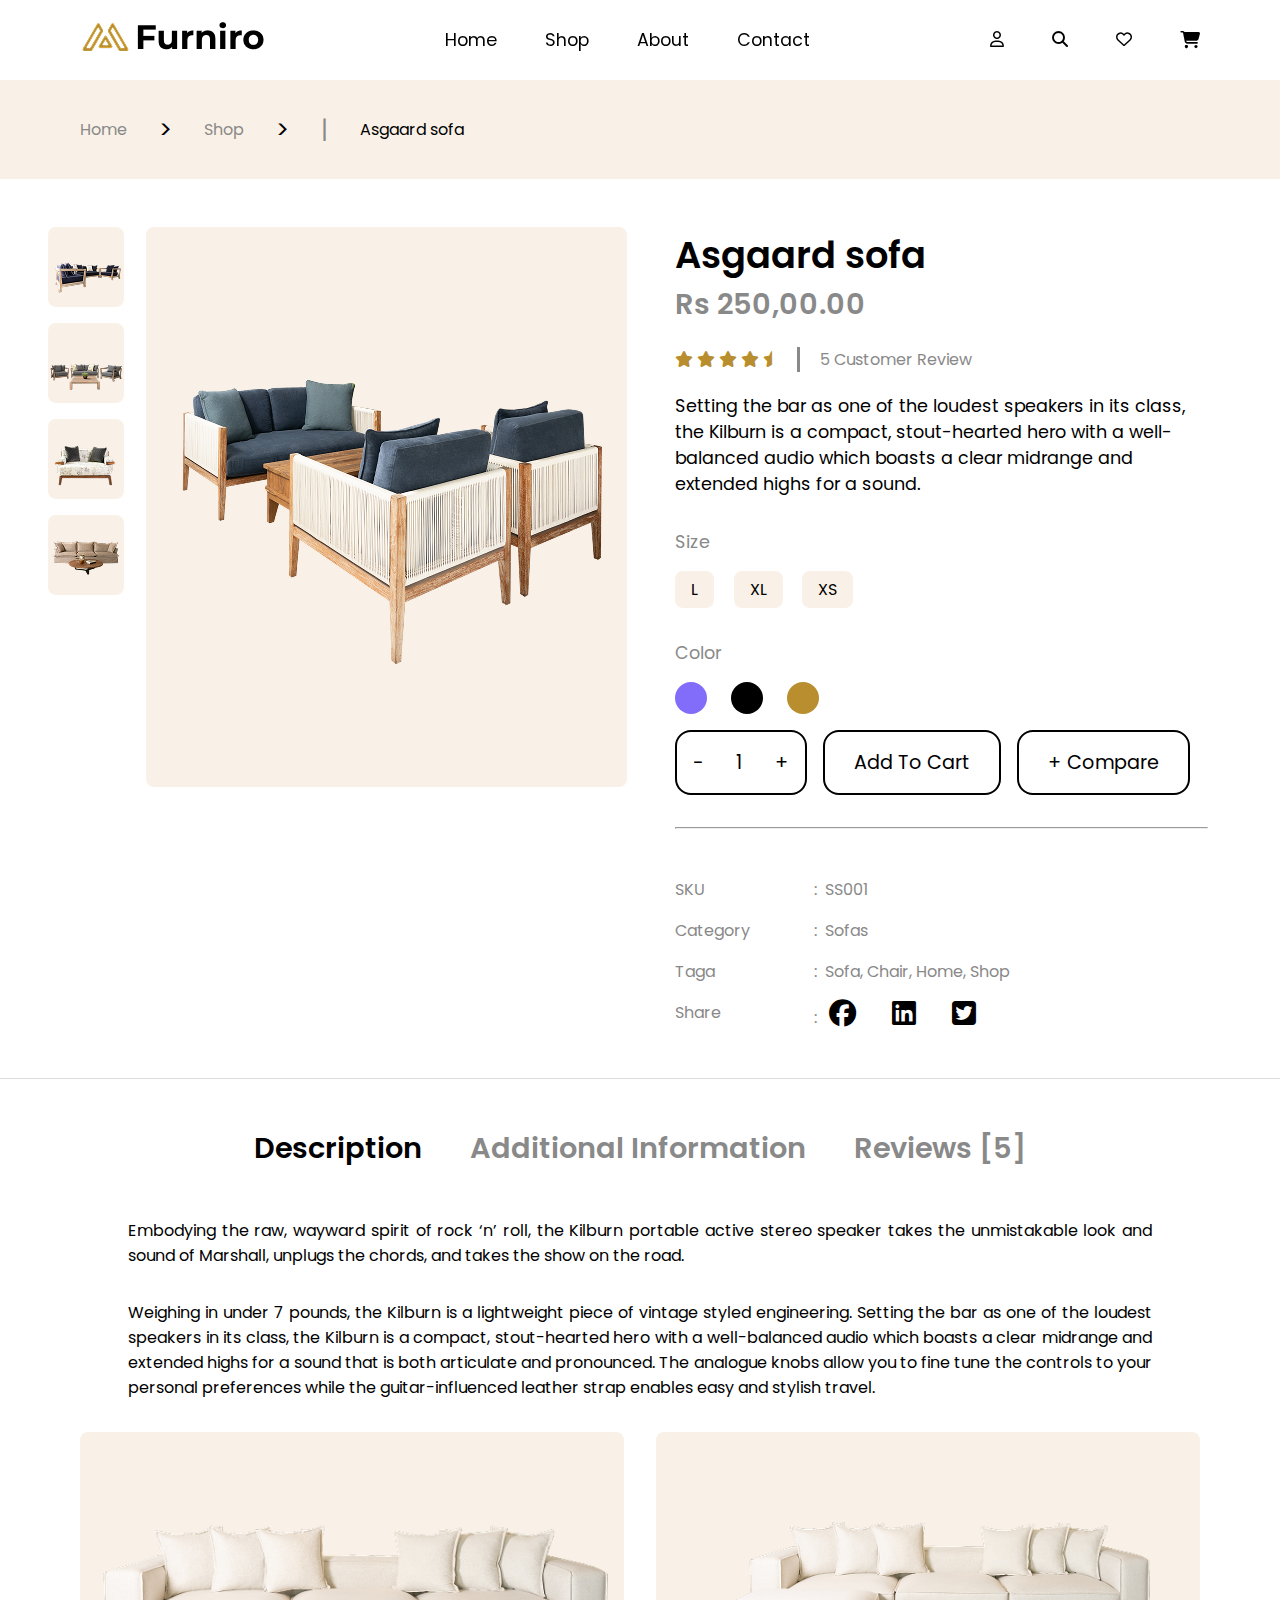
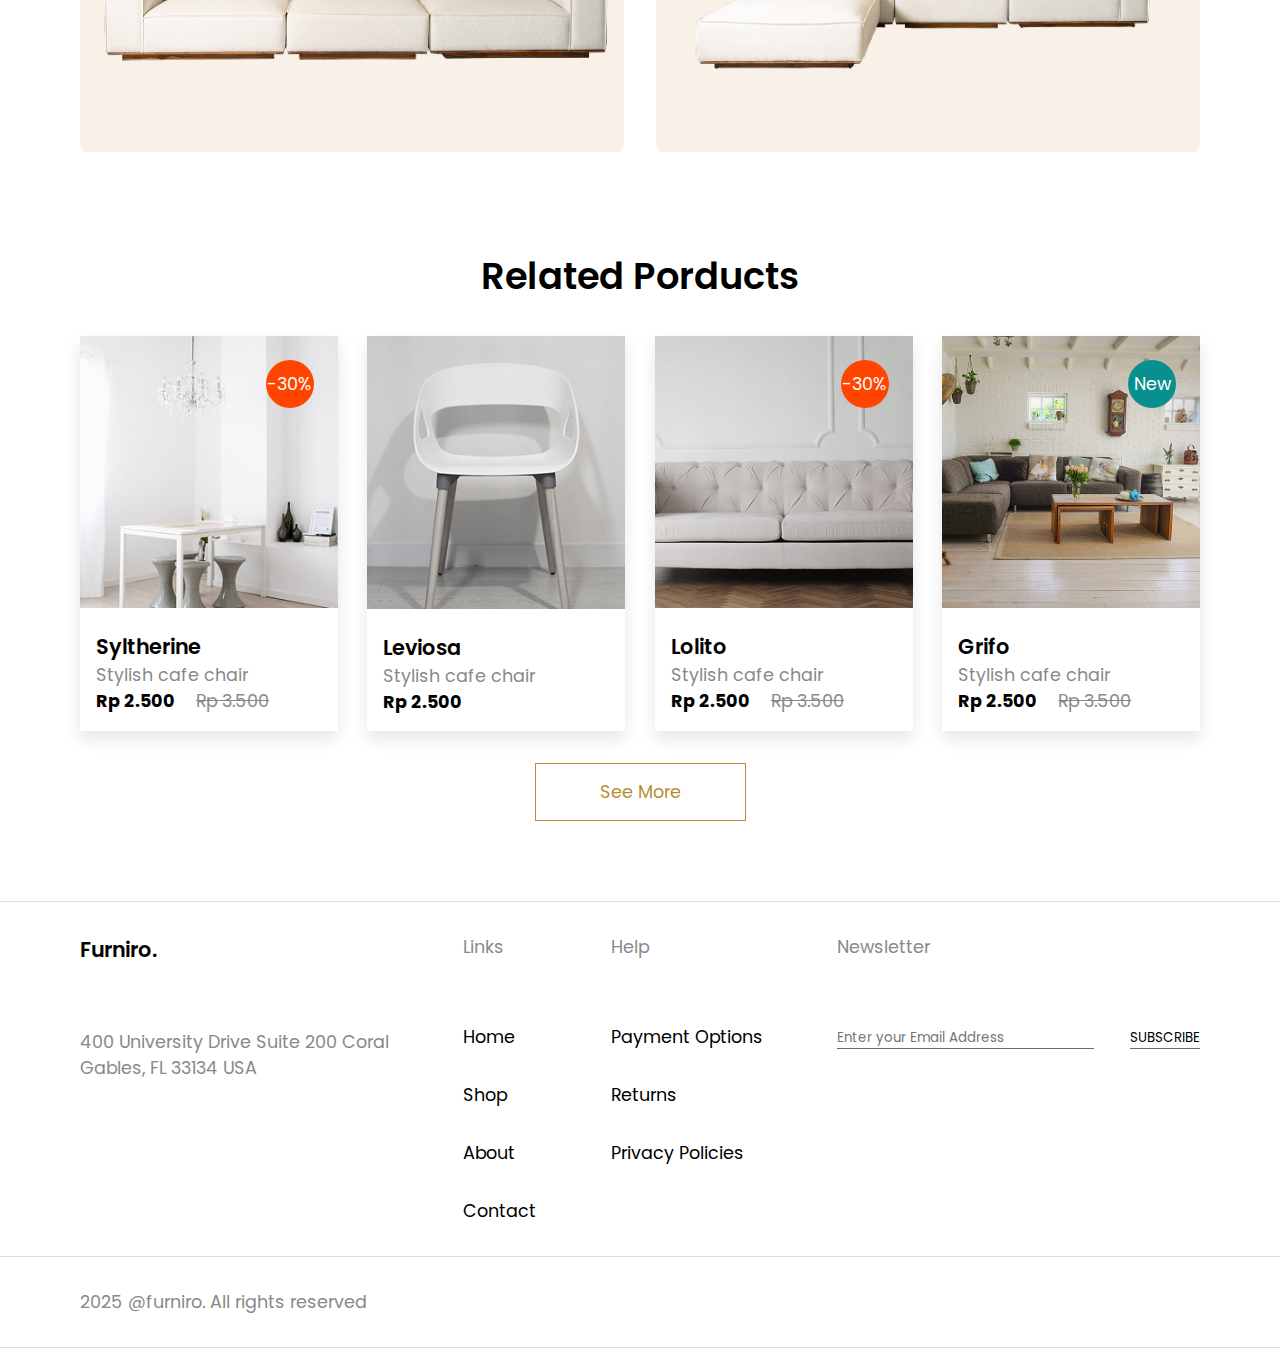
<file: Furniro/signle-product.html>
<!DOCTYPE html>
<html lang="en">

<head>
    <meta charset="UTF-8">
    <meta name="author" content="Rashed Mahmud">
    <meta http-equiv="X-UA-Compatible" content="ie=edge">
    <meta name="viewport" content="width=device-width, initial-scale=1.0">
    <meta name="title" content="Furniro-Asgaard-Sofa">
    <title>Furniro-Asgaard-Sofa</title>
    <link rel="shortcut icon" href="img/Meubel-House_Logos-05.png" type="image/x-icon">

    <!-- custom css link -->
    <link rel="stylesheet" href="style.css">
    <link rel="stylesheet" href="responsive.css">

    <!-- fontasesome cdn link -->
    <link rel="stylesheet" href="https://cdnjs.cloudflare.com/ajax/libs/font-awesome/6.7.2/css/all.min.css"
        integrity="sha512-Evv84Mr4kqVGRNSgIGL/F/aIDqQb7xQ2vcrdIwxfjThSH8CSR7PBEakCr51Ck+w+/U6swU2Im1vVX0SVk9ABhg=="
        crossorigin="anonymous" referrerpolicy="no-referrer" />
</head>

<body>
    <!-- header -->
    <header>
        <div class="container">
            <div class="bar">
                <i class="fa-solid fa-bars"></i>
            </div>
            <div class="logo">
                <img src="img/logo.png" alt="Furniro logo">
            </div>
            <nav>
                <ul>
                    <li><a target="_blank" href="index.html">Home</a></li>
                    <li><a href="#">Shop</a></li>
                    <li><a target="_blank" href="blog.html">About</a></li>
                    <li><a target="_blank" href="contact.html">Contact</a></li>
                </ul>
            </nav>
            <div class="icon">
                <ul>
                    <li><i class="fa-regular fa-user"></i></li>
                    <li><i class="fa-solid fa-magnifying-glass"></i></li>
                    <li><i class="fa-regular fa-heart"></i></li>
                    <li><a href="cart.html"><i class="fa-solid fa-cart-shopping"></i></a></li>
                </ul>
            </div>
            <div class="cart-icon">
                <a target="_blank" href="cart.html"><i class="fa-solid fa-cart-shopping"></i></a>
            </div>
        </div>
    </header>

    <!-- asgaard banner section -->
    <section class="asgaard-banner">
        <div class="container">
            <span class="gray-color">Home</span>
            <span class="symbol">></span>
            <span class="gray-color">Shop</span>
            <span class="symbol">></span>
            <span class="gray-color symbol">|</span>
            <span>Asgaard sofa</span>
        </div>
    </section>

    <!-- asgaard sofa section -->
    <section class="asgaard-sofa-section">
        <div class="container">
            <div class="sofa-both">
                <div class="sofa-small">
                    <div class="sofa-small-image">
                        <img src="img/small-sofa-1.png" alt="small sofa">
                    </div>
                    <div class="sofa-small-image">
                        <img src="img/small-sofa-2.png" alt="small sofa">
                    </div>
                    <div class="sofa-small-image">
                        <img src="img/small-sofa-3.png" alt="small sofa">
                    </div>
                    <div class="sofa-small-image">
                        <img src="img/small-sofa-4.png" alt="small sofa">
                    </div>
                </div>
                <div class="sofa-large">
                    <div class="sofa-large-image">
                        <img src="img/asgaard-sofa.png" alt="asgaard sofa">
                    </div>
                </div>
            </div>
            <div class="sofa-details">
                <h2>Asgaard sofa</h2>
                <h3 class="gray-color">Rs 250,00.00</h3>
                <div class="review">
                    <div class="star">
                        <span><i class="fa-solid fa-star"></i></span>
                        <span><i class="fa-solid fa-star"></i></span>
                        <span><i class="fa-solid fa-star"></i></span>
                        <span><i class="fa-solid fa-star"></i></span>
                        <span><i class="fa-solid fa-star-half"></i></span>
                    </div>
                    <div class="gray-color">5 Customer Review</div>
                </div>
                <p>Setting the bar as one of the loudest speakers in its class, the Kilburn is a compact, stout-hearted
                    hero with a well-balanced audio which boasts a clear midrange and extended highs for a sound.
                </p>
                <div class="size">
                    <p class="gray-color">Size</p>
                    <div>
                        <span>L</span>
                        <span>XL</span>
                        <span>XS</span>
                    </div>
                </div>
                <div class="color">
                    <p class="gray-color">Color</p>
                    <div>
                        <span style="background-color: #816DFA;"></span>
                        <span style="background-color: #000;"></span>
                        <span style="background-color: #B88E2F;"></span>
                    </div>
                </div>
                <div class="buttons">
                    <button><span>-</span> <span>1</span> <span>+</span></button>
                    <button>Add To Cart</button>
                    <button>+ Compare</button>
                </div>
                <hr>

                <div class="sofa-model gray-color">
                    <div>
                        <span>SKU</span>
                        <span>Category</span>
                        <span>Taga</span>
                        <span>Share</span>

                    </div>
                    <div>
                        <span>:&nbsp;&nbsp;SS001</span>
                        <span>:&nbsp;&nbsp;Sofas</span>
                        <span>:&nbsp;&nbsp;Sofa, Chair, Home, Shop</span>
                        <span>:&nbsp;&nbsp;
                            <i class="fa-brands fa-facebook"></i>
                            <i class="fa-brands fa-linkedin"></i>
                            <i class="fa-brands fa-square-twitter"></i>
                        </span>
                    </div>
                </div>
            </div>
        </div>
    </section>

    <!-- sofa description seciotn -->
    <section class="sofa-description">
        <div class="container">
            <h3>
                <span>Description</span>
                <span class="gray-color">Additional Information</span>
                <span class="gray-color">Reviews [5]</span>
            </h3>
            <p>Embodying the raw, wayward spirit of rock ‘n’ roll, the Kilburn portable active stereo speaker takes the
                unmistakable look and sound of Marshall, unplugs the chords, and takes the show on the road.</p>
            <p>Weighing in under 7 pounds, the Kilburn is a lightweight piece of vintage styled engineering. Setting the
                bar as one of the loudest speakers in its class, the Kilburn is a compact, stout-hearted hero with a
                well-balanced audio which boasts a clear midrange and extended highs for a sound that is both articulate
                and pronounced. The analogue knobs allow you to fine tune the controls to your personal preferences
                while the guitar-influenced leather strap enables easy and stylish travel.</p>

            <div class="sofa-description-image">
                <div>
                    <img src="img/sofa-1.png" alt="white sofa">
                </div>
                <div>
                    <img src="img/sofa-2.png" alt="white sofa">
                </div>
            </div>
        </div>
    </section>


    <!-- product section -->
    <section class="product-section">
        <div class="container">
            <h2>Related Porducts</h2>
            <div class="products-cards">
                <div class="product-card">
                    <img src="img/asset-4.png" alt="Syltherine">
                    <div class="product-card-text">
                        <h4>Syltherine</h4>
                        <p class="gray-color">Stylish cafe chair</p>
                        <p><span class="prize">Rp 2.500</span> <del>Rp 3.500</del></p>
                    </div>
                    <p class="discount">-30%</p>
                    <div class="hover-content">
                        <a target="_blank" href="cart.html">Add to cart</a> <br>
                        <div class="flex">
                            <span><i class="fa-solid fa-share-nodes"></i> Share</span>
                            <span><i class="fa-solid fa-code-compare"></i> Compare</span>
                            <span><i class="fa-regular fa-heart"></i> Like</span>
                        </div>
                    </div>
                </div>
                <div class="product-card">
                    <img src="img/asset-5.png" alt="Leviosa">
                    <div class="product-card-text">
                        <h4>Leviosa</h4>
                        <p class="gray-color">Stylish cafe chair</p>
                        <p><span class="prize">Rp 2.500</span></p>
                    </div>
                    <!-- <p class="discount">-30%</p> -->
                    <div class="hover-content">
                        <a target="_blank" href="cart.html">Add to cart</a> <br>
                        <div class="flex">
                            <span><i class="fa-solid fa-share-nodes"></i> Share</span>
                            <span><i class="fa-solid fa-code-compare"></i> Compare</span>
                            <span><i class="fa-regular fa-heart"></i> Like</span>
                        </div>
                    </div>
                </div>
                <div class="product-card">
                    <img src="img/asset-6.png" alt="Lolito">
                    <div class="product-card-text">
                        <h4>Lolito</h4>
                        <p class="gray-color">Stylish cafe chair</p>
                        <p><span class="prize">Rp 2.500</span> <del>Rp 3.500</del></p>
                    </div>
                    <p class="discount">-30%</p>
                    <div class="hover-content">
                        <a target="_blank" href="cart.html">Add to cart</a> <br>
                        <div class="flex">
                            <span><i class="fa-solid fa-share-nodes"></i> Share</span>
                            <span><i class="fa-solid fa-code-compare"></i> Compare</span>
                            <span><i class="fa-regular fa-heart"></i> Like</span>
                        </div>
                    </div>
                </div>
                <div class="product-card">
                    <img src="img/asset-7.png" alt="Grifo">
                    <div class="product-card-text">
                        <h4>Grifo</h4>
                        <p class="gray-color">Stylish cafe chair</p>
                        <p><span class="prize">Rp 2.500</span> <del>Rp 3.500</del></p>
                    </div>
                    <p class="discount" style="background-color: rgb(10, 143, 143);">New</p>
                    <div class="hover-content">
                        <a target="_blank" href="cart.html">Add to cart</a> <br>
                        <div class="flex">
                            <span><i class="fa-solid fa-share-nodes"></i> Share</span>
                            <span><i class="fa-solid fa-code-compare"></i> Compare</span>
                            <span><i class="fa-regular fa-heart"></i> Like</span>
                        </div>
                    </div>
                </div>




            </div>
            <div class="see-more">
                <a target="_blank" href="shop.html#product">See More</a>
            </div>
        </div>
    </section>


    <!-- footer -->
    <footer style="border-top: 1px solid #ddd;">
        <div class="container">
            <div class="address">
                <h4>Furniro.</h4>
                <p>400 University Drive Suite 200 Coral <br> Gables, FL 33134 USA</p>
            </div>
            <div class="footer-links">
                <p>Links</p>
                <ul>
                    <li><a href="#">Home</a></li>
                    <li><a target="_blank" href="shop.html">Shop</a></li>
                    <li><a target="_blank" href="blog.html">About</a></li>
                    <li><a target="_blank" href="contact.html">Contact</a></li>
                </ul>
            </div>
            <div class="help">
                <p>Help</p>
                <ul>
                    <li><a href="#">Payment Options</a></li>
                    <li><a href="#">Returns</a></li>
                    <li><a href="#">Privacy Policies</a></li>
                </ul>
            </div>
            <div class="newsletter">
                <p>Newsletter</p>
                <form>
                    <input type="email" placeholder="Enter your Email Address">
                    <button>SUBSCRIBE</button>
                </form>
            </div>
        </div>
        <div class="sub-footer container">
            <p>2025 @furniro. All rights reserved</p>
        </div>
    </footer>
</body>

</html>
</file>
<file: Furniro/responsive.css>
@media screen and (max-width: 1281px) {
  /* || HOme page || */

  .container {
    padding: 0 5rem;
  }

  /* .browze-the-rang .container {
    padding: 0 3rem;
  } */

  .browze-range-cards {
    justify-content: center;
    gap: 2rem;
  }

  /* cta section */

  .cta-section .container {
    flex-direction: column;
  }

  .cta-section .container .cta-text {
    flex-basis: 100%;
    text-align: center;
    margin-block: 3rem;
  }

  .cta-section .container .cta-image {
    flex-basis: 100%;
    margin-bottom: 3rem;
    gap: 3rem;
  }

  .cta-section .container .cta-image > * {
    flex: 1;
  }

  .cta-section .container .cta-image .images {
    flex-direction: column;
  }
  .cta-section .container .cta-image .images .gap1rem {
    display: flex;
    gap: 1.2rem;
  }

  /* gallery section */

  .gallery-section .gallery {
    flex-direction: column;
  }

  /* || Blog page || */
  .blog-section .container {
    gap: 5rem;
    margin-bottom: 1rem;
  }

  .blog-section .container .contents .content .large {
    width: 100%;
  }
  .blog-section aside {
    flex-basis: 30%;
  }

  /* || Single product Page || */

  .asgaard-sofa-section .container {
    display: flex;
    gap: 3rem;
    padding: 0 3rem;
  }
  .asgaard-sofa-section .sofa-details {
    flex-basis: 45%;
    width: 45%;
  }

  .asgaard-sofa-section .container .sofa-both {
    gap: 1.4rem;
  }

  .sofa-details .buttons {
    gap: 1rem;
  }

  .sofa-details .buttons button {
    padding: 1rem 1.8rem;
  }

  .sofa-description .sofa-description-image div img {
    width: 100%;
  }
}

@media screen and (max-width: 1025px) {
  .container {
    padding: 0 4rem;
  }
  h1 {
    font-size: 2.8rem;
    font-weight: 600;
    line-height: 3.8rem;
  }

  h2 {
    font-size: 2.1rem;
    font-weight: 600;
  }

  h3 {
    font-size: 1.65rem;
    font-weight: 600;
  }

  h4 {
    font-size: 1.15rem;
    font-weight: 600;
  }

  p,
  a {
    font-size: 1rem;
  }

  /* || Home page || */

  .browze-range-cards img {
    width: 100%;
  }

  .product-section .products-cards {
    justify-content: center;
    gap: 1.4rem;
  }
  .product-section .products-cards .product-card {
    flex-basis: 23%;
  }

  .hero-text p.hero-description {
    margin-block: 1rem;
  }

  .hero-section .primary-btn {
    margin-top: 0;
  }

  .product-section .hover-content .flex {
    gap: 0.8rem;
  }

  .product-section .hover-content .flex span {
    display: flex;
    flex-direction: column;
    text-align: center;
  }

  /* || Blog page || */

  .blog-section .container {
    gap: 4rem;
  }

  .cart-section .container {
    flex-direction: column;
    align-items: center;
  }

  .cart-section .cart-description {
    width: 100%;
  }

  /* || Single Product page || */

  .asgaard-sofa-section .sofa-large img {
    width: 100%;
  }

  .sofa-details .buttons button {
    font-size: 1rem;
  }

  .sofa-details .buttons button {
    padding: 0.8rem 1.6rem;
  }

  /* footer section */

  footer .container {
    flex-wrap: wrap;
    gap: 3rem;
  }

  footer .container > * {
    flex-basis: 45%;
  }

  footer .address,
  footer .footer-links,
  footer .help,
  footer .newsletter {
    gap: 1.5rem;
  }

  footer ul {
    gap: 0.8rem;
  }
}

@media screen and (max-width: 769px) {
  .container {
    padding: 0 3rem;
  }

  /* || Home page || */

  /* hero and header section */
  header .bar {
    display: block;
  }

  header ul {
    display: none;
  }

  header .cart-icon {
    display: block;
  }

  header .logo {
    margin-left: -8rem;
  }

  .hero-section {
    height: 80vh;
  }

  .hero-text {
    width: 70%;
    top: 15rem;
  }
  /* product section */
  .product-section .products-cards {
    display: grid;
    grid-template-columns: 1fr 1fr;
    gap: 2rem;
  }

  .product-section .hover-content .flex {
    gap: 1.2rem;
  }

  .product-section .hover-content .flex span {
    display: flex;
    flex-direction: row;
    align-items: center;
  }

  .product-section .hover-content .flex span i {
    margin-right: 0.2rem;
  }

  /* cta section */

  .cta-section .container .cta-image {
    flex-direction: column;
  }

  /* || Shop page || */
  /*  banner section */

  .banner-section {
    height: 35vh;
  }

  /* result section */

  .result-left {
    gap: 1.5rem;
  }

  .result-left .showing-result {
    padding-left: 1rem;
  }

  .result-right {
    justify-content: flex-end;
  }

  .result-right div {
    display: flex;
    flex-direction: column;
    align-items: center;
    gap: 0.5rem;
  }

  /* after all service section */

  .after-sell-service .container {
    display: grid;
    grid-template-columns: 1fr 1fr;
    gap: 3rem;
  }

  /* || Contact page || */

  .contact-section .contact-para br {
    display: none;
  }

  .contact-section .contact {
    margin-top: 5rem;
    justify-content: space-between;
    gap: 4rem;
  }
  .contact-section .contact > * {
    flex: 1;
  }

  /* || Checkout page || */

  /* checkout section */

  .checkout-section .container form {
    gap: 4rem;
  }
  .checkout-section .left-part .name {
    gap: 1rem;
  }

  /* || Single product page || */

  .asgaard-sofa-section .container {
    flex-direction: column;
  }

  .asgaard-sofa-section .sofa-details {
    flex-basis: 100%;
    width: 100%;
  }

  .sofa-description h3 {
    white-space: nowrap;
    justify-content: space-between;
  }
  .sofa-description .sofa-description-image {
    flex-direction: column;
  }

  /* || Blog page || */

  /* blog section */

  .blog-section .container {
    flex-direction: column-reverse;
    margin-top: 4rem;
  }

  .blog-section aside {
    flex-direction: row;
  }
}

@media screen and (max-width: 481px) {
  .container {
    padding: 0 2rem;
  }
  h1 {
    font-size: 2.2rem;
  }

  h2 {
    font-size: 1.7rem;
  }

  h3 {
    font-size: 1.3rem;
  }

  h4 {
    font-size: 1.1rem;
  }

  p,
  a {
    font-size: 0.95rem;
  }

  /* || Home page || */

  /* hero section */
  /* header */
  header .logo {
    margin-left: -3rem;
  }

  header .logo img {
    width: 80%;
    height: auto;
  }

  /* hero section */
  .hero-section {
    height: 70vh;
    margin-top: 4.1rem;
  }

  .hero-text {
    width: 80%;
    top: 10rem;
    left: 3rem;
  }
  .gallery-section {
    margin: 0 auto;
    width: 80%;
    overflow-x: hidden;
  }

  .browze-range-cards {
    flex-direction: column;
    justify-content: center;
  }

  .browze-range-cards img {
    width: 100%;
    height: auto;
  }

  /* product section */
  .product-section .products-cards {
    display: grid;
    grid-template-columns: 1fr;
    gap: 2rem;
  }

  .product-section .product-card {
    width: 90%;
    margin: 0 auto;
  }

  /* cta section */
  .cta-section .container .cta-image img {
    width: 80%;
    height: auto;
  }

  /* footer section */

  footer .container {
    align-items: center;
    justify-content: center;
  }
  footer .container br {
    display: none;
  }
  .sub-footer.container {
    justify-content: flex-start;
    white-space: nowrap;
  }

  /*  || Shop page || */

  .result-section .container {
    flex-direction: column;
  }

  .result-section .container .result-left {
    flex-direction: column;
    margin-bottom: 2rem;
  }

  .result-left .showing-result {
    border-left: none;
  }

  .after-sell-service .container {
    grid-template-columns: 1fr;
    gap: 5rem;
  }

  .blog-section aside {
    flex-direction: column;
  }

  /*  || Contact page || */

  /* contact section */
  .contact-section h2 {
    font-size: 2rem;
    margin-bottom: 1rem;
  }
  .contact-section .contact {
    flex-direction: column-reverse;
  }

  /* || Single product page || */

  .asgaard-banner .container {
    gap: 1rem;
  }

  .asgaard-sofa-section .sofa-large .sofa-large-image {
    height: 28rem;
  }

  .asgaard-sofa-section .sofa-details .review {
    flex-direction: column;
    align-items: flex-start;
  }

  .asgaard-sofa-section .review .gray-color {
    border-left: none;
    padding-left: 0;
  }

  .sofa-details .buttons {
    flex-direction: column;
    gap: 2rem;
    margin-top: 2rem;
  }

  .sofa-details .buttons button:nth-child(1) {
    justify-content: center;
    gap: 3rem;
  }

  .sofa-details .sofa-model div span i {
    font-size: 1.5rem;
    margin-right: 1rem;
  }

  .sofa-details .sofa-model {
    gap: 1rem;
  }

  /* sofa description */
  .sofa-description h3 {
    flex-direction: column;
  }

  .sofa-description p {
    padding: 0;
  }

  /*  || Checkout || */

  .checkout-section .container form {
    flex-direction: column;
    gap: 0;
  }

  /* || Cart page || */
  .cart-description table {
    display: flex;
    justify-content: space-between;
    margin-bottom: 2rem;
  }

  .cart-description table thead {
    display: flex;
    align-items: center;
  }
  .cart-description table thead tr {
    padding-top: 4rem;
  }
  .cart-description table thead tr,
  .cart-description table tbody tr {
    display: flex;
    flex-direction: column;
  }
}
</file>
<file: glassomorphic-login-form/style.css>
@import url("https://fonts.googleapis.com/css2?family=Poppins:wght@300;400;500;600;700&display=swap");

* {
  margin: 0;
  padding: 0;
  box-sizing: border-box;
  font-family: "poppins", sans-serif;
}

section {
  background-image: url(photo-bg.avif);
  background-position: center;
  background-size: cover;
  width: 100%;
  height: 100vh;
  display: flex;
  justify-content: center;
  align-items: center;
}

form {
  width: 300px;
  padding: 1.5rem 1rem;
  text-align: center;
  backdrop-filter: blur(2px);
  background-color: rgba(255, 255, 255, 0.4);
  color: white;
  box-shadow: 4px 8px 16px rgba(255, 255, 255, 0.2);
  border-radius: 0.5rem;
}
form h2 {
  font-weight: 600;
  margin-bottom: 1rem;
}

form input,
button {
  width: 90%;
  background-color: rgba(255, 255, 255, 0.4);
  border: none;
  outline: none;
  padding: 0.6rem 1rem;
  margin-bottom: 1rem;
  /* backdrop-filter: blur(10px); */
  border-radius: 0.4rem;
  color: aliceblue;
}

input[placeholder] {
  padding-left: 3rem;
}

button {
  font-size: 1.1rem;
  font-weight: 600;
  text-shadow: 3px 3px 4px rgba(0, 0, 0, 0.5);
}

p.or {
  color: yellow;
  text-shadow: 2px 2px 4px rgba(0, 0, 0, 0.5);
  font-weight: 500;
}

.create-account {
  display: flex;
  align-items: center;
  justify-content: center;
  gap: 1rem;
}

.create-account a {
  display: inline-block;
  padding: 0.2rem 0.8rem;
  background-color: rgba(255, 255, 255, 0.4);
  text-decoration: none;
  color: white;
  border-radius: 0.5rem;
  margin-top: 1rem;
}

div.input {
  position: relative;
}

div.input i {
  position: absolute;
  top: 0.75rem;
  left: 2rem;
}
</file>
<file: nav-section/style.css>
@import url("https://fonts.googleapis.com/css2?family=Poppins:wght@300;400;500;600;700&display=swap");

* {
  font-family: "Poppins", sans-serif;
  font-size: 1.1rem;
  padding: 0;
  margin: 0;
}

body {
  background-color: #444;
}

nav {
  background-color: #ff3300;
  color: #fff;
}

nav .menu {
  display: flex;
  gap: 2rem;
  list-style: none;
  padding: 1rem;
  position: relative;
}

nav .menu li {
  padding: 1rem;
  transition: 0.2s all ease-in-out;
}
nav .menu li:hover {
  background-color: #444;
}

.submenu {
  display: none;
  list-style: none;
  position: absolute;
  background-color: #ff3300;
  padding: 1rem;
  top: 4rem;
  left: 8rem;
}

.menu li:hover .submenu {
  display: block;
}

.semisubmenu {
  position: absolute;
  background-color: #ff3300;
  list-style: none;
  left: 100%;
  padding: 1rem;
  top: 8.6rem;
  white-space: nowrap;
}
</file>
<file: Furniro/style.css>
@import url("https://fonts.googleapis.com/css2?family=Poppins:wght@300;400;500;600;700&display=swap");

/* || Reset Code || */

* {
  margin: 0;
  padding: 0;
  box-sizing: border-box;
  text-decoration: none;
  list-style: none;
  font-family: "Poppins", sans-serif;
}

.container {
  padding: 0 8rem;
  width: 100%;
  max-width: 1520px;
  margin: 0 auto;
}

h1 {
  font-size: 3rem;
}

h2 {
  font-size: 2.3rem;
  font-weight: 600;
}

h3 {
  font-size: 1.8rem;
  font-weight: 600;
}

h4 {
  font-size: 1.3rem;
  font-weight: 600;
}

p,
a {
  font-size: 1.1rem;
  color: #000;
  transition: 0.2s ease all;
}

a:hover {
  color: #b88e2f;
  transform: translateY(-10px);
}

.gray-color {
  color: #898989;
}

/* || Home  page || */

/* header  */

header {
  position: fixed;
  width: 100%;
  top: 0;
  z-index: 100;
  background-color: rgba(255, 255, 255, 0.8);
}

header .container {
  display: flex;
  padding-block: 1rem;
  justify-content: space-between;
  align-items: center;
}

header ul {
  display: flex;
  gap: 3rem;
}

header .bar {
  margin-right: 1rem;
  display: none;
}

header .cart-icon {
  display: none;
}
/* hero section */

.hero-section {
  margin-top: 5rem;
  background-image: url(img/hero-image.png);
  background-size: cover;
  background-position: center;
  width: 100%;
  height: 90vh;
  position: relative;
}

.hero-text {
  background-color: #fff3e3;
  width: 42%;
  padding: 2rem;
  position: absolute;
  right: 5rem;
  top: 10rem;
  box-shadow: 0 8px 16px rgba(0, 0, 0, 0.1);
  border-radius: 0.5rem;
}

.hero-section h1 {
  color: #b88e2f;
}

.hero-section p.new-arrival {
  letter-spacing: 3px;
  font-weight: 500;
}

.hero-text p.hero-description {
  margin-block: 1.2rem;
}

.hero-section .primary-btn,
.cta-section .primary-btn {
  background-color: #b88e2f;
  padding: 1rem 3rem;
  color: #fff;
  font-weight: 600;
  display: inline-block;
  margin-top: 2rem;
}

/* browze the range */
.browze-the-range .browze-text {
  text-align: center;
  margin-top: 5rem;
  margin-bottom: 3rem;
}

.browze-range-cards {
  display: flex;
  justify-content: space-between;
}

.browze-range-cards figure figcaption {
  text-align: center;
  font-weight: 500;
}

/* product section */
.product-section {
  margin-block: 6rem;
}

.product-section h2 {
  text-align: center;

  margin-bottom: 2rem;
}

.product-section .products-cards {
  display: flex;
  justify-content: space-between;
  flex-wrap: wrap;
  gap: 1.5rem;
}

.product-section .product-card {
  flex-basis: 23%;
  box-shadow: 0 8px 16px rgba(0, 0, 0, 0.1);
  position: relative;
}

.product-section .hover-content {
  position: absolute;
  top: 0;
  left: 0;
  background-color: rgba(0, 0, 0, 0.5);
  width: 100%;
  height: 100%;
  color: #fff;
  display: flex;
  justify-content: center;
  align-items: center;
  flex-direction: column;
  opacity: 0;
  transition: 0.3s ease-in all;
}

.product-section .product-card:hover .hover-content {
  opacity: 1;
}

.product-section .hover-content a {
  padding: 0.3rem 2rem;
  background-color: #fff;
  color: #b88e2f;
  border-radius: 0.5rem;
  font-weight: 500;
}

.product-section .hover-content .see-details {
  margin-top: 2rem;
}

.product-section .hover-content .flex {
  display: flex;
  gap: 1rem;
}

.product-section .product-card img {
  width: 100%;
}

.product-section .product-card .product-card-text {
  padding: 1rem;
}

.product-card .product-card-text .gray-color {
  color: #898989;
}

.product-card .product-card-text .prize {
  font-weight: 700;
}

.product-card .product-card-text del {
  text-decoration: line-through;
  color: #898989;
  margin-left: 1rem;
}

.product-card .discount {
  position: absolute;
  color: #fff;
  background-color: orangered;
  height: 3rem;
  width: 3rem;
  border-radius: 50%;
  display: flex;
  align-items: center;
  justify-content: center;
  top: 1.5rem;
  right: 1.5rem;
}

.product-section .see-more {
  text-align: center;
  margin-block: 3rem;
}

.product-section .see-more a {
  color: #b88e2f;
  padding: 1rem 4rem;
  border: 1px solid #b88e2f;
}

.product-section .see-more a:hover {
  background-color: rgba(0, 0, 0, 0.6);
  color: aliceblue;
}

/* cta section */

.cta-section {
  background-color: #fcf8f3;
}

.cta-section .container {
  display: flex;
  justify-content: space-between;
  align-items: center;
  padding-block: 2rem;
}

.cta-section .container .cta-text {
  flex-basis: 28%;
}

.cta-section .container .cta-image {
  display: flex;
  flex-basis: 70%;
  justify-content: space-between;
  gap: 1.5rem;
}

.cta-section .container .cta-image .image-1 {
  flex: 1;
  position: relative;
}

.cta-section .container .cta-image .image-1 .image-details {
  position: absolute;
  bottom: 3rem;
  left: 2rem;
  display: flex;
  align-items: flex-end;
}

.cta-section .container .cta-image .image-1 .image-details .text {
  background-color: aliceblue;
  padding: 1rem;
}

.cta-section .container .cta-image .image-1 .image-details .right-arrow {
  background-color: #b88e2f;
  height: 1.6rem;
  width: 1.6rem;
  color: #fff;
}

.cta-section .container .cta-image .images {
  flex: 2;
  display: flex;
  align-items: flex-start;
  flex-wrap: wrap;
  gap: 1.5rem;
  justify-content: space-between;
  position: relative;
}

.cta-section .container .cta-image .images .circle {
  display: flex;
  gap: 1.5rem;
  margin-left: 2rem;
}

.cta-section .container .cta-image .images .circle .dot {
  width: 0.7rem;
  height: 0.7rem;
  border-radius: 50%;
  background-color: #b88e2f;
  position: relative;
}

.cta-section .container .cta-image .images .circle .dot.gray-color {
  background-color: #89898976;
}

.cta-section .container .cta-image .images .circle .dot.dot1::after {
  position: absolute;
  content: "";
  height: 1.4rem;
  width: 1.4rem;
  border-radius: 50%;
  background-color: transparent;
  border: 2px solid #e9cc89;
  bottom: -7px;
  left: -7px;
}

.cta-section .container .cta-image .images span {
  background-color: #fff;
  display: inline-block;
  width: 2rem;
  height: 2rem;
  border-radius: 50%;
  box-shadow: 0 4px 8px rgba(0, 0, 0, 0.2);
  font-size: 1.5rem;
  display: flex;
  justify-content: center;
  align-items: center;
  position: absolute;
  right: 5rem;
  bottom: 20rem;
}

/* gallery section */
.gallery-section .container {
  text-align: center;
  margin-block: 6rem;
}
.gallery-section .gallery {
  display: flex;
  justify-content: center;
  align-items: center;
  gap: 1rem;
}

.gallery-section .gallery .gallery-left,
.gallery-section .gallery .gallery-right {
  flex-basis: 39%;
  display: flex;
  flex-direction: column;
  gap: 1rem;
}
.gallery-section .gallery .gallery-left .gallery-left-top,
.gallery-section .gallery .gallery-right .gallery-right-top {
  display: flex;
  gap: 1rem;
  align-items: flex-end;
}

.gallery-section .gallery .gallery-left .gallery-left-bottom,
.gallery-section .gallery .gallery-right .gallery-right-bottom {
  display: flex;
  gap: 1rem;
  align-items: flex-start;
}

.gallery-section .gallery .gallery-center {
  flex-basis: 19%;
}

/* footer */

footer .container {
  display: flex;
  justify-content: space-between;
  align-items: flex-start;
  padding-block: 2rem;
  border-bottom: 1px solid #ddd;
}
footer .address,
footer .footer-links,
footer .help,
footer .newsletter {
  display: flex;
  flex-direction: column;
  gap: 4rem;
}

footer ul {
  display: flex;
  flex-direction: column;
  gap: 2rem;
}

footer p {
  color: #898989;
}

footer input,
footer button {
  border: none;
  outline: none;
  border-bottom: 1px solid #666;
  background-color: #fff;
}

footer input {
  margin-right: 2rem;
}

/* || Shop page || */

.banner-section {
  background: linear-gradient(rgba(255, 255, 255, 0.6), rgba(0, 0, 0, 0.4)),
    url("img/background-image.png");
  backdrop-filter: blur(10px);
  background-position: center;
  background-size: cover;
  width: 100%;
  height: 45vh;
}

.banner-section .container {
  width: 100%;
  height: inherit;
  margin-top: 5rem;
  display: flex;
  align-items: center;
  justify-content: center;
  text-shadow: 0 4px 4px rgba(0, 0, 0, 0.2);
}

.banner-section .container .banner-text {
  display: flex;
  justify-content: center;
  align-items: center;
  flex-direction: column;
}

.banner-section h1 {
  font-weight: 500;
}

.banner-section span {
  font-weight: 300;
}

/* result section */
.result-section {
  background-color: #f9f1e7;
}

.result-section .container {
  display: flex;
  justify-content: space-between;
  align-items: center;
  padding-block: 2rem;
}

.result-left {
  display: flex;
  align-items: center;
  gap: 2rem;
}

.result-left .result-icon {
  display: flex;
  align-items: center;
  gap: 1rem;
}

.result-left .showing-result {
  border-left: 3px solid #898989;
  padding-left: 2rem;
}

.result-right {
  display: flex;
  gap: 2rem;
}

.result-right span {
  background-color: #fff;
  color: #898989;
  padding: 0.3rem 1.2rem;
  margin-left: 0.5rem;
}

.product-section .buttons,
.blog-section .buttons {
  margin-block: 3rem;
  display: flex;
  justify-content: center;
  align-items: center;
  gap: 1.5rem;
}

.product-section .buttons button,
.blog-section .buttons button {
  border: none;
  outline: none;
  padding: 0.5rem 1rem;
  border-radius: 0.5rem;
  background-color: #faf3ea;
  transition: 0.2s ease-in-out all;
}

.product-section .buttons button:hover,
.blog-section .buttons button:hover {
  background-color: #b88e2f;
  color: #fff;
}

/* after sell service section */

.after-sell-service {
  background-color: #faf3ea;
}

.after-sell-service .container {
  display: flex;
  justify-content: space-between;
  padding-block: 5rem;
}

.after-sell-service .services {
  display: flex;
  gap: 1rem;
}

/* || Cart page || */

.cart-section .container {
  margin-block: 5rem;
  display: flex;
  justify-content: space-between;
}

.cart-section .cart-description {
  width: 70%;
  /* background-color: #f9f1e7; */
}

.cart-section .cart-description table {
  width: 100%;
  text-align: center;
  border: none;
  border-collapse: collapse;
}

.cart-section .cart-description table thead {
  background-color: #f9f1e7;
}

.cart-description table th,
.cart-description table td {
  padding: 2rem 1rem;
}

.cart-description table td button {
  border: 1px solid #b88e2f;
  padding: 0.5rem 1rem;
  background-color: #fff;
  border-radius: 0.2rem;
}

.cart-description table td i {
  color: #b88e2f;
}

.cart-section .cart-checkout {
  background-color: #f9f1e7;
  padding: 1rem 3rem;
  text-align: center;
  display: flex;
  flex-direction: column;
  gap: 2rem;
  border-radius: 0.5rem;
  /* box-shadow: 0 4px 8px rgba(0, 0, 0, 0.1); */
}

.cart-checkout div {
  display: flex;
  justify-content: space-between;
  gap: 2rem;
}

.cart-checkout a {
  padding: 0.5rem 3rem;
  border: 1px solid #000;
  border-radius: 1rem;
  display: inline-block;
  margin-block: 2rem;
}

.cart-section span {
  color: #898989;
}

/* || Checkout page || */

/* checkout section */

.checkout-section .container {
  margin-block: 5rem;
}

.checkout-section h2 {
  margin-bottom: 2rem;
}

.checkout-section .container form {
  display: flex;
  gap: 10rem;
}

.checkout-section .container form > * {
  flex: 1;
}

.checkout-section .left-part .name {
  display: flex;
  gap: 2rem;
}

.checkout-section .left-part div {
  margin-bottom: 2rem;
}

.checkout-section .left-part .name > * {
  flex: 1;
  width: 100%;
}

.checkout-section input,
.checkout-section select {
  width: 100%;
  outline: none;
  margin-top: 0.5rem;
  padding: 1rem;
  border: 1px solid #000;
  border-radius: 0.5rem;
}

.checkout-section .right-part {
  padding-top: 4rem;
}

.checkout-section .right-part .product-flex {
  display: flex;
  justify-content: space-between;
  margin-bottom: 2rem;
}

.checkout-section .right-part .product-flex div {
  display: flex;
  flex-direction: column;
  gap: 1rem;
}

.checkout-section p.gray-color {
  color: #898989;
  margin-block: 2rem;
}

.checkout-section .right-part .place-order {
  margin-top: 2rem;
}

.checkout-section .right-part .place-order h5 {
  position: relative;
  margin-left: 2rem;
  margin-bottom: 1rem;
}

.checkout-section .right-part .place-order h5 span {
  display: inline-block;
  width: 1rem;
  height: 1rem;
  border-radius: 50%;
  background-color: #000;
  position: absolute;
  left: -2rem;
}

.checkout-section .payment-option {
  display: flex;
  align-items: center;
  justify-content: flex-start;
  margin-bottom: 2rem;
}

.checkout-section .right-part .payment-method span {
  white-space: nowrap;
  color: #898989;
}

.checkout-section .place-order-btn {
  margin-top: 2rem;
  width: 100%;
  display: flex;
  justify-content: center;
  align-items: center;
}
.checkout-section button {
  display: inline-block;
  outline: none;
  background-color: #fff;
  border: 1px solid #000;
  padding: 0.5rem 3rem;
  border-radius: 0.5rem;
  transition: 0.2s ease all;
}

.checkout-section button:hover {
  background-color: #333;
  color: #faf3ea;
}

.checkout-section .right-part input {
  width: auto;
  margin-right: 1rem;
}

.checkout-section .payment-method {
  margin-bottom: 2rem;
}

/* || Contact page || */

/* contact section */

.contact-section .container {
  margin-block: 5rem;
}

.contact-section h2,
.contact-section .contact-para {
  text-align: center;
}

.contact-section .contact {
  margin-top: 7rem;
  display: flex;
  justify-content: center;
  gap: 8rem;
}

.contact-section .contact .contact-address {
  flex-basis: 25%;
  display: flex;
  flex-direction: column;
  gap: 2rem;
}

.contact .contact-address .contact-card {
  display: flex;
  justify-content: flex-start;
  gap: 1rem;
}

.contact-section .contact .send-message {
  flex-basis: 40%;
}

.contact .send-message form div {
  margin-bottom: 2rem;
}

.contact .send-message form input {
  width: 100%;
  padding: 1rem;
  border: 1px solid #000;
  outline: none;
  border-radius: 0.5rem;
  margin-top: 0.6rem;
}

.contact button {
  border: none;
  outline: none;
  padding: 0.7rem 3rem;
  background-color: #b88e2f;
  color: #fff;
  font-size: 1rem;
  font-weight: 700;
  transition: 0.2s ease all;
}

.contact button:hover {
  background-color: #333;
}

/* || Blog page || */

.blog-section .container {
  margin-top: 6rem;
  margin-bottom: 3rem;
  display: flex;
  justify-content: space-between;
  /* padding-inline: 10rem; */
}

.blog-section .contents {
  flex-basis: 65%;
}

.blog-section .contents .content {
  margin-bottom: 4rem;
}

.blog-section .content .blog-date {
  display: flex;
  gap: 2rem;
}
.blog-section .content .blog-date p {
  color: #898989;
  margin-top: 0.5rem;
  margin-bottom: 1.5rem;
}

.blog-section .blog-text p {
  margin-top: 1.5rem;
  margin-bottom: 2rem;
  text-align: justify;
}

.blog-section .blog-text a {
  position: relative;
}

.blog-section .blog-text a::after {
  position: absolute;
  content: "";
  width: 100%;
  height: 2px;
  background-color: #b88e2f;
  top: 120%;
  left: 0;
}

.blog-section .content .blog-date p i {
  margin-right: 0.5rem;
}

.blog-section aside {
  flex-basis: 25%;
}

.blog-section aside {
  display: flex;
  flex-direction: column;
  gap: 6rem;
}

.blog-section .categories {
  display: flex;
  flex-direction: column;
  gap: 2rem;
}

.blog-section .categories p {
  display: flex;
  justify-content: space-between;
  color: #898989;
}

.blog-section .categories .search {
  position: relative;
}

.blog-section .categories input {
  width: 100%;
  padding: 1rem;
  outline: none;
  border: 1px solid #000;
  border-radius: 0.5rem;
}

.blog-section .categories .search i {
  position: absolute;
  right: 2rem;
  top: 1rem;
  font-size: 1.5rem;
}

.blog-section .recent-post {
  display: flex;
  flex-direction: column;
  gap: 2rem;
}

.blog-section .recent-post .post {
  display: flex;
  gap: 1rem;
}

.blog-section .recent-post .post a {
  font-weight: 500;
}

.blog-section .recent-post .post a:hover {
  text-decoration: underline;
}

.blog-section .recent-post .post .date {
  color: #898989;
  font-size: 1rem;
}

/* ||| Single Porduct page || */

/*  asgaard-banner */

.asgaard-banner {
  margin-top: 5rem;
  margin-bottom: 3rem;
  background-color: #f9f1e7;
}

.asgaard-banner .container {
  padding-block: 2rem;
  display: flex;
  gap: 2rem;
  align-items: center;
}
.asgaard-banner .container .symbol {
  font-size: 1.5rem;
}

.asgaard-banner .container .gray-color {
  color: #898989;
}

/* asgaard sofa section */

.asgaard-sofa-section .container {
  display: flex;
  gap: 5rem;
}

.asgaard-sofa-section .container .sofa-both {
  display: flex;
  gap: 2rem;
  flex-basis: 45%;
}

.asgaard-sofa-section .sofa-small {
  display: flex;
  flex-direction: column;
  gap: 1rem;
  flex-basis: 15%;
}

.asgaard-sofa-section .sofa-small .sofa-small-image {
  background-color: #f9f1e7;
  width: 100%;
  height: 5rem;
  display: flex;
  align-items: center;
  justify-content: center;
  border-radius: 0.5rem;
}

.asgaard-sofa-section .sofa-large {
  flex-basis: 80%;
}

.asgaard-sofa-section .sofa-large .sofa-large-image {
  background-color: #f9f1e7;
  width: 100%;
  height: 35rem;
  display: flex;
  justify-content: center;
  align-items: center;
  border-radius: 0.5rem;
}

.asgaard-sofa-section .sofa-details {
  flex-basis: 50%;
  width: 50%;
}

.asgaard-sofa-section .sofa-details .review {
  display: flex;
  gap: 1rem;
  align-items: center;
  margin-block: 1.3rem;
}

.asgaard-sofa-section .review .star {
  color: #b88e2f;
}

.asgaard-sofa-section .review .gray-color {
  padding-inline: 1.2rem;
  border-left: 3px solid #898989;
}

.asgaard-sofa-section .sofa-details .size {
  margin-block: 2rem;
}

.asgaard-sofa-section .sofa-details .size div {
  display: flex;
  gap: 1.2rem;
  margin-block: 1rem;
}

.sofa-details .size div span {
  background-color: #f9f1e7;
  padding: 0.4rem 1rem;
  border-radius: 0.5rem;
  transition: 0.2s ease all;
}

.sofa-details .size div span:hover {
  background-color: #b88e2f;
}

.sofa-details .color div {
  display: flex;
  gap: 1.5rem;
  margin-block: 1rem;
}

.sofa-details .color div span {
  display: inline-block;
  width: 2rem;
  height: 2rem;
  border-radius: 50%;
}

.sofa-details .buttons {
  display: flex;
  gap: 2rem;
  margin-bottom: 2rem;
}

.sofa-details .buttons button {
  background-color: #fff;
  padding: 1rem 3rem;
  white-space: nowrap;
  font-size: 1.2rem;
  border: 2px solid #000;
  outline: none;
  border-radius: 1rem;
  transition: 0.2s ease;
}

.sofa-details .buttons button:hover {
  border: 2px solid #bbb;
}

.sofa-details .buttons button:nth-child(1) {
  display: flex;
  align-items: center;
  gap: 2rem;
  padding-inline: 1rem;
}

.sofa-details .sofa-model {
  display: flex;
  gap: 4rem;
  margin-block: 3rem;
}

.sofa-details .sofa-model div {
  display: flex;
  flex-direction: column;
  gap: 1rem;
}

.sofa-details .sofa-model div span i {
  font-size: 1.7rem;
  color: #000;
  margin-right: 2rem;
}

/* sofa description */
.sofa-description {
  padding-top: 3rem;
  border-top: 1px solid #ddd;
}

.sofa-description h3 {
  display: flex;
  gap: 3rem;
  justify-content: center;
  margin-bottom: 3rem;
}

.sofa-description p {
  padding: 0 3rem;
  font-size: 1rem;
  margin-bottom: 2rem;
  text-align: justify;
}

.sofa-description .sofa-description-image {
  display: flex;
  gap: 2rem;
}

.sofa-description .sofa-description-image div {
  background-color: #f9f1e7;
  border-radius: 0.5rem;
}
</file>
